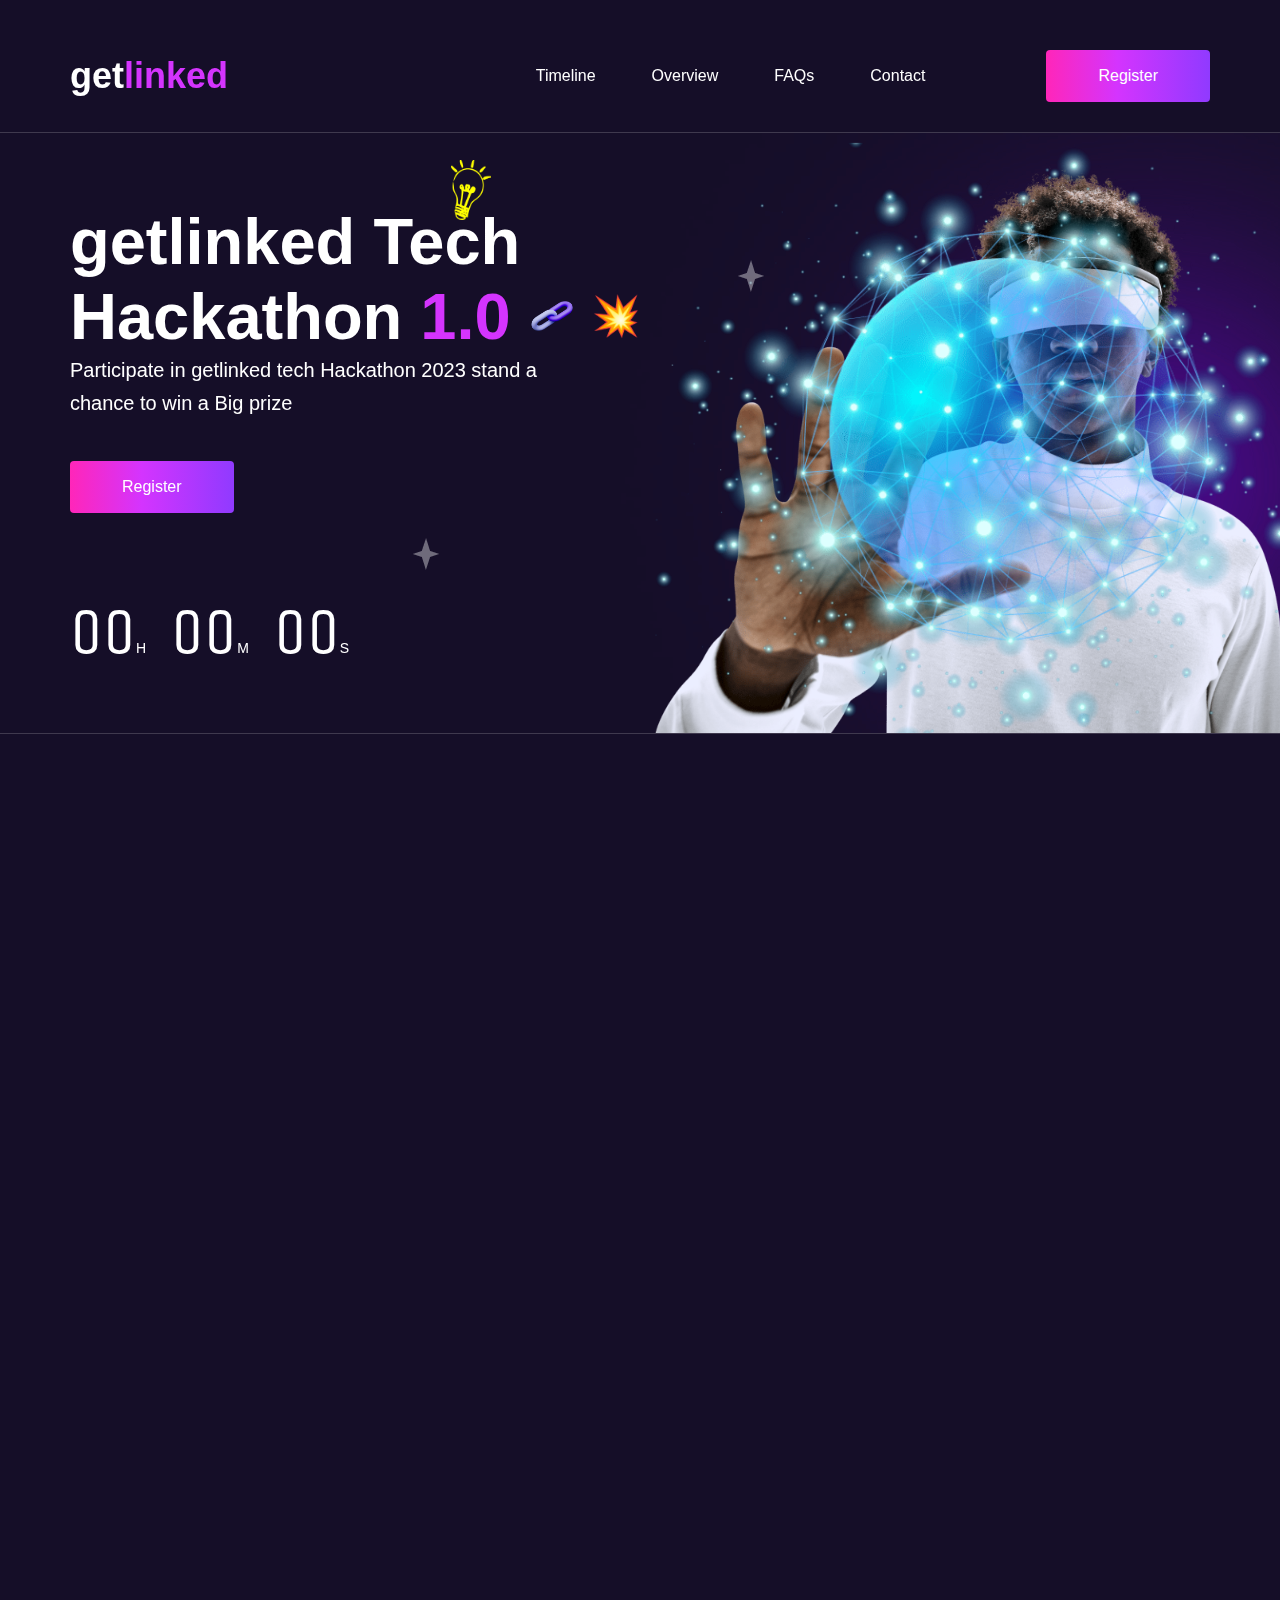
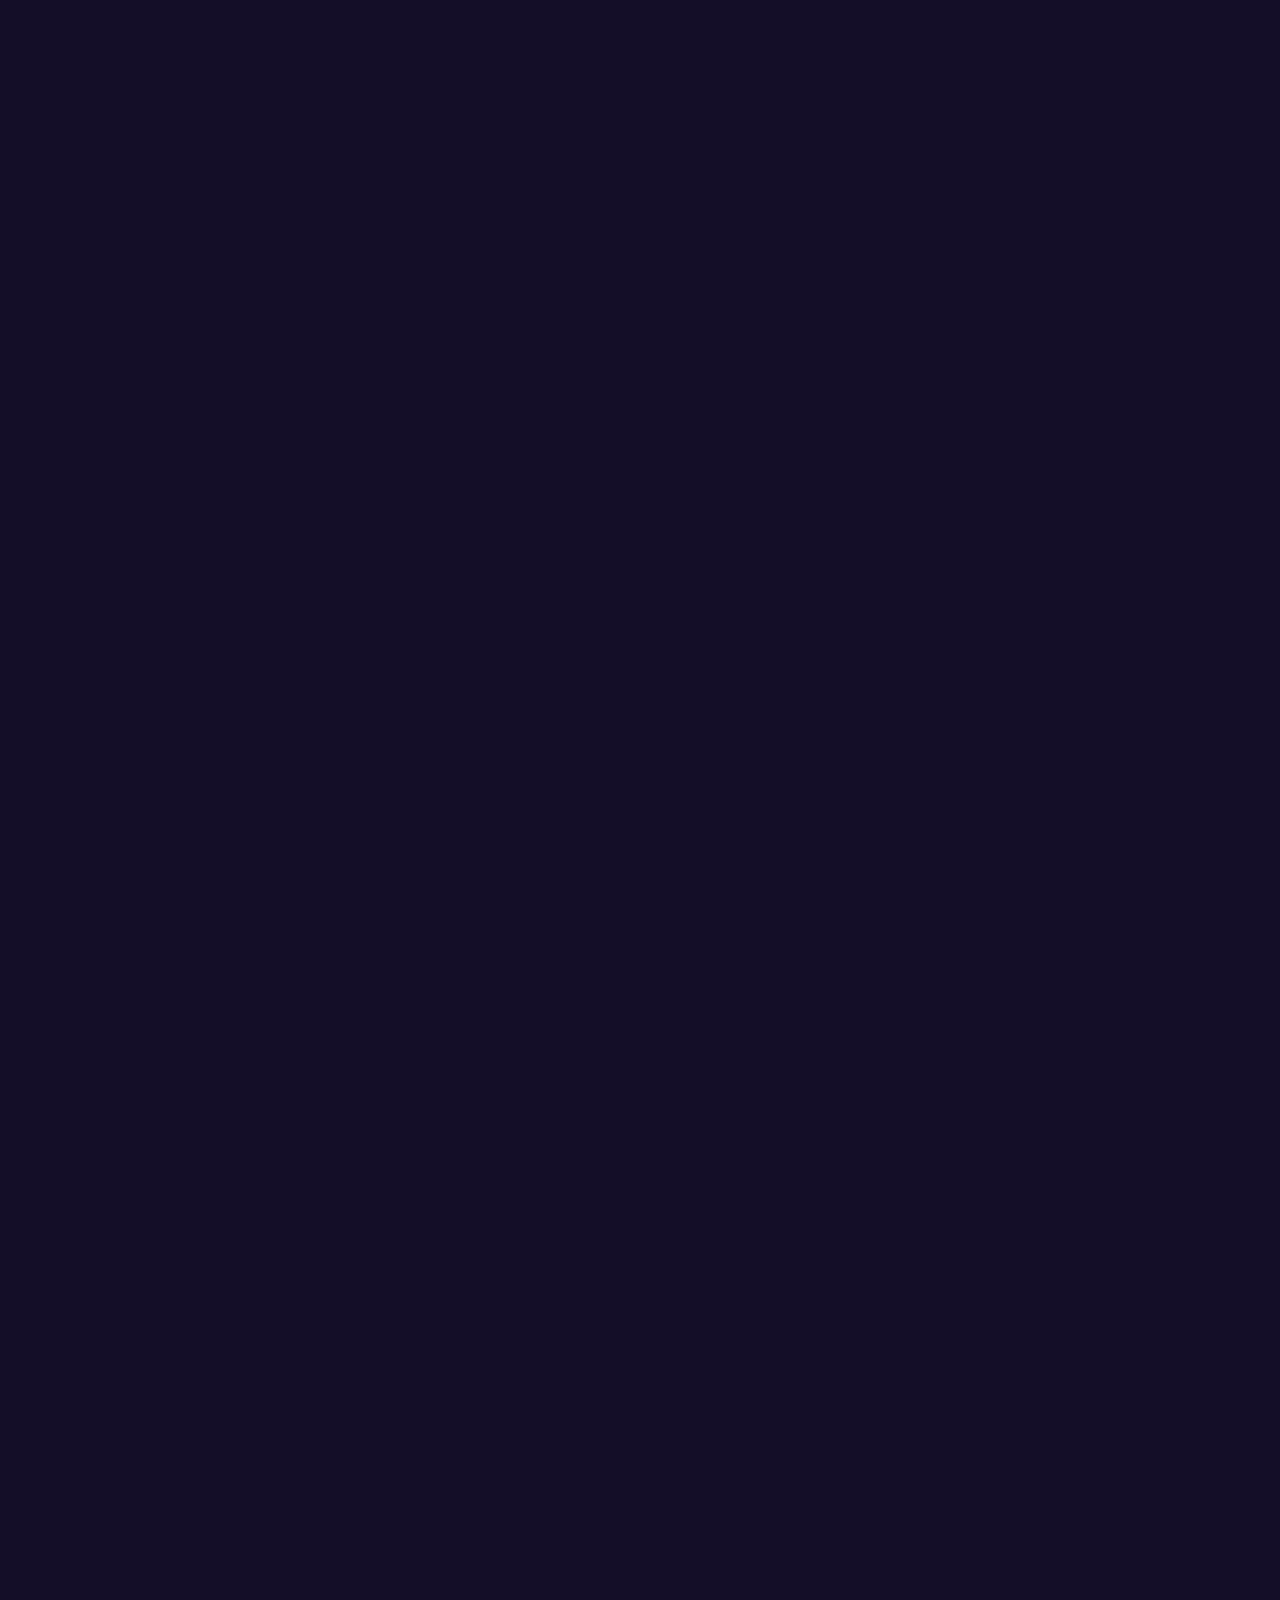
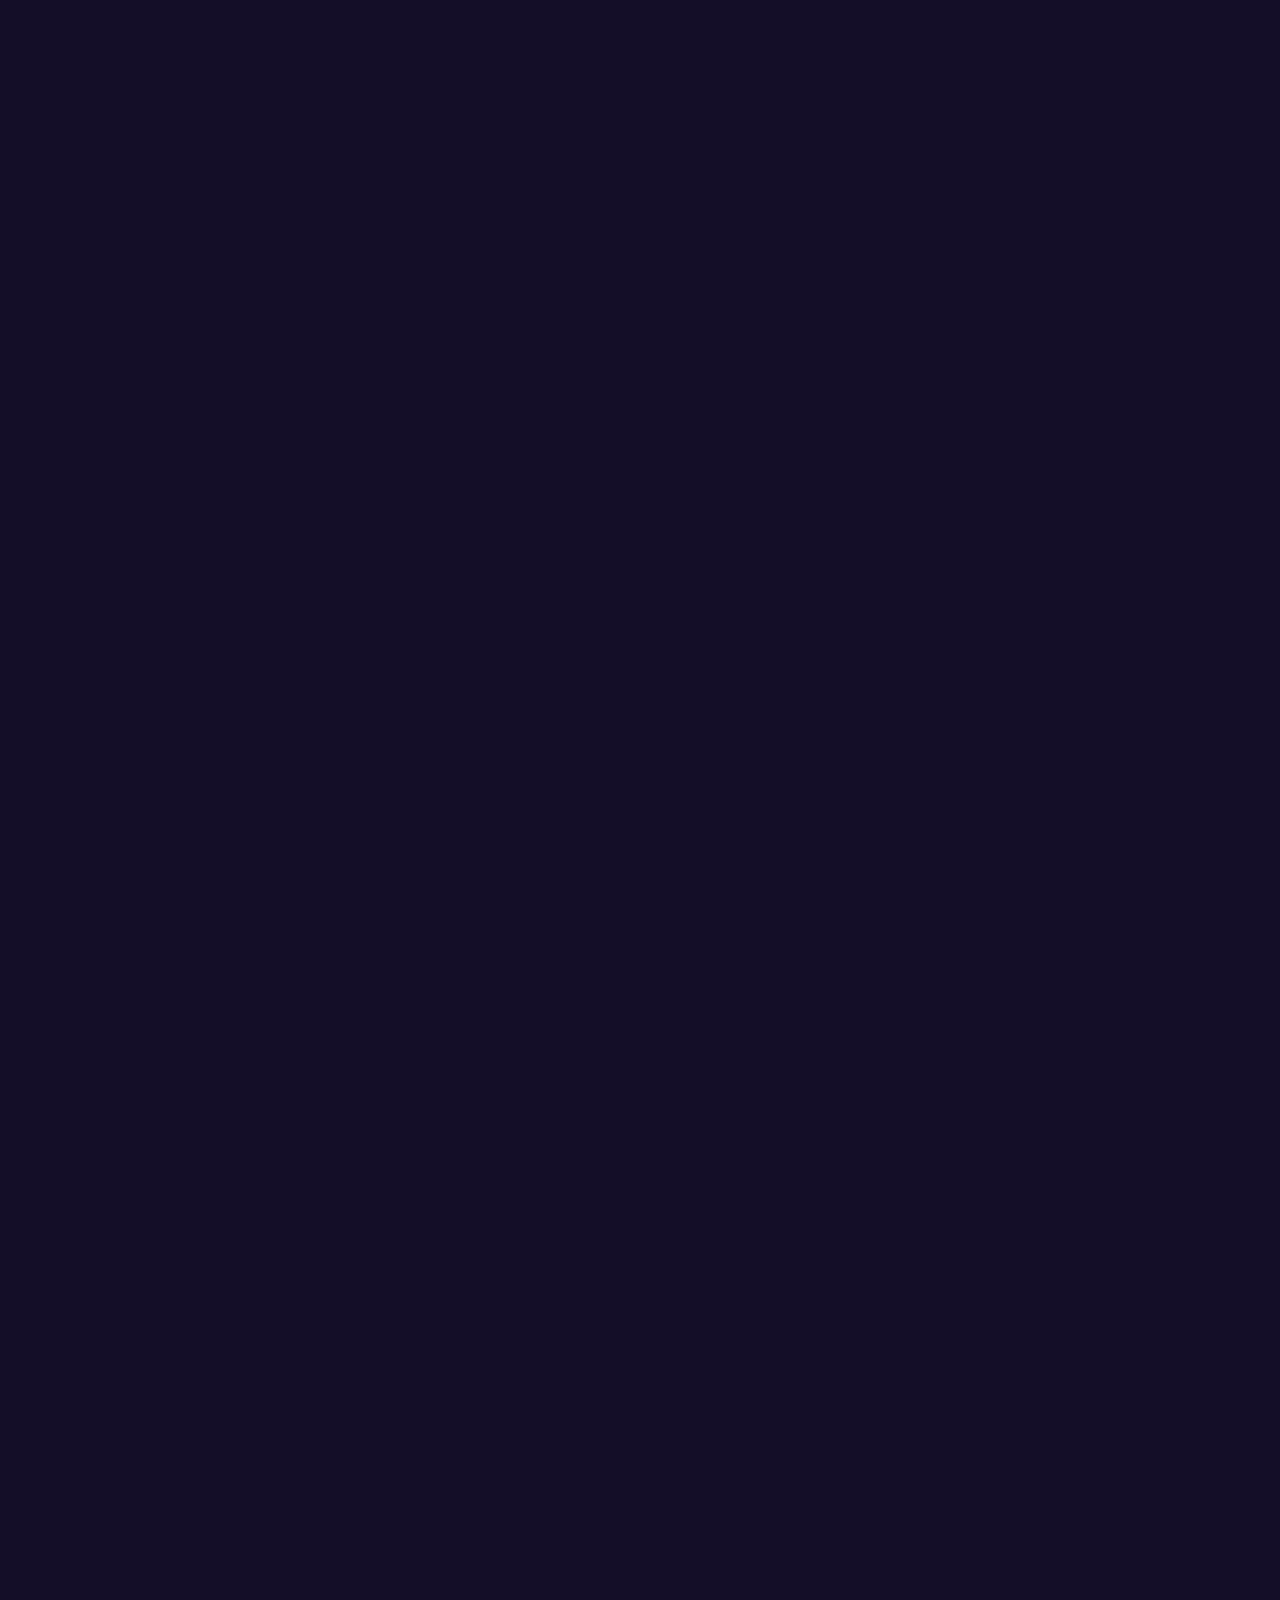
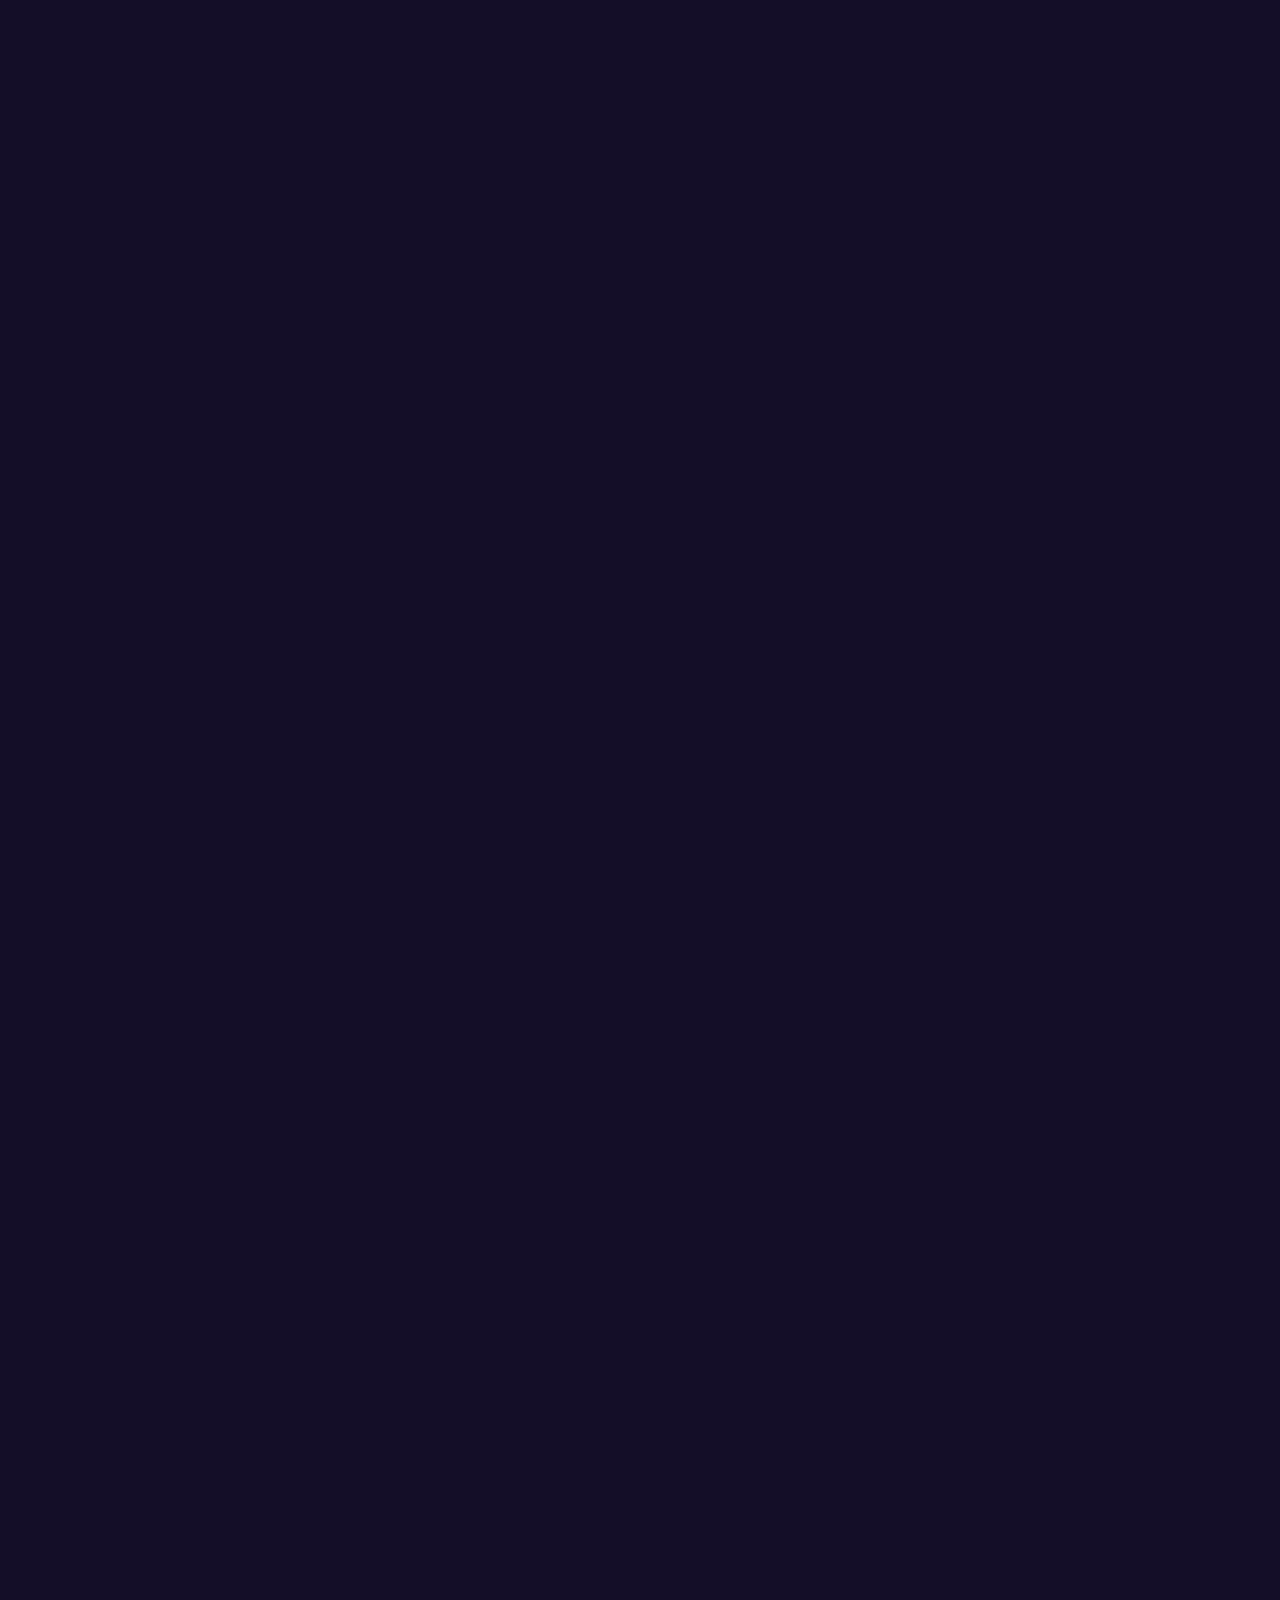
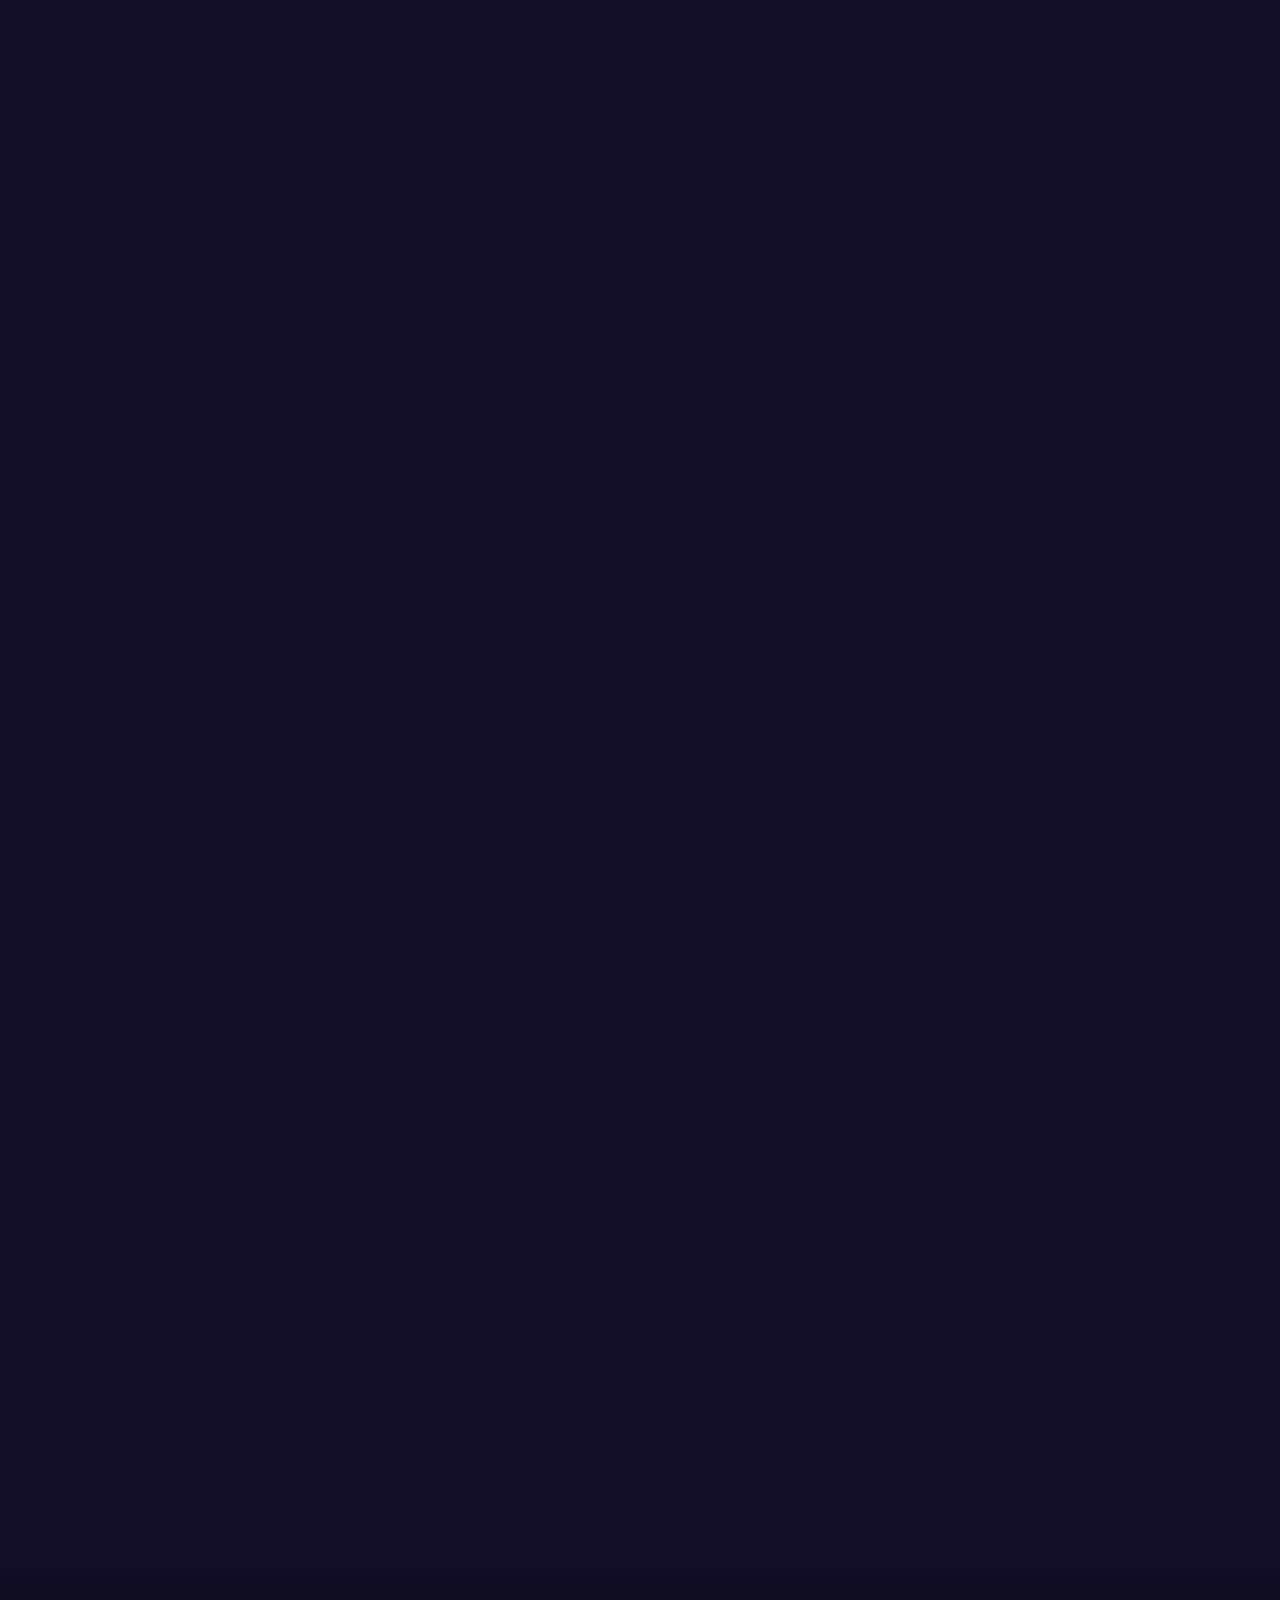
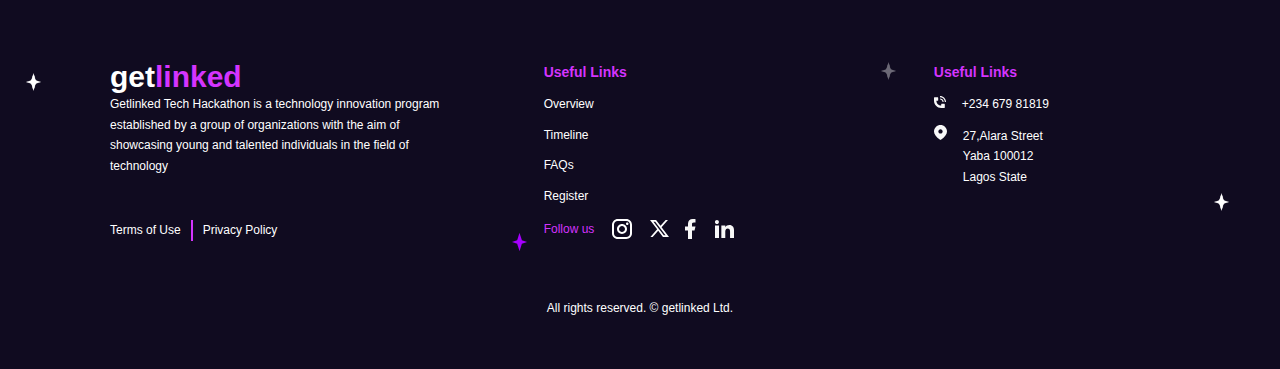
<file: index.html>
<!DOCTYPE html>
<html lang="en">
  <head>
    <meta charset="UTF-8" />
    <meta name="viewport" content="width=device-width, initial-scale=1.0" />
    <meta
      name="description"
      content="  Participate in getlinked tech Hackathon 2023 stand a chance to win
    a Big prize"
    />
    <link
      href="https://api.fontshare.com/v2/css?f[]=clash-display@200,400,700,500,600,300&f[]=montserrat@500,900,700,400,800,300,600&display=swap"
      rel="stylesheet"
    />

    <title>GetLinked | Landing Page</title>
    <link rel="stylesheet" href="css/general.css" />
    <link rel="stylesheet" href="css/style.css" />
    <link rel="stylesheet" href="css/utilities.css" />
    <link rel="stylesheet" href="css/styles-queries.css" />
    <link rel="stylesheet" href="css/queries.css" />
    <script src="script/index-script.js" defer></script>
    <script src="script/script.js" defer></script>
  </head>
  <body>
    <div class="container">
      <header class="header">
        <div class="header__box">
          <a href="#" class="header__logo__link">
            <h2 class="header__logo">get<span>linked</span></h2>
          </a>
          <nav class="main__nav">
            <ul class="nav__links">
              <li>
                <a href="#timeline" class="nav__link nav__link__i">Timeline</a>
              </li>
              <li>
                <a href="#overview" class="nav__link nav__link__i">Overview</a>
              </li>
              <li><a href="#faq" class="nav__link nav__link__i">FAQs</a></li>
              <li><a href="contact.html" class="nav__link">Contact</a></li>
              <li>
                <a href="register.html" class="nav__link nav__link__cta"
                  >Register</a
                >
              </li>
            </ul>
          </nav>
          <div class="btn-mobile-nav">
            <img
              src="assets/icons/open-nav.svg"
              alt="open-nav"
              class="open-nav"
            />
            <img
              src="assets/icons/close-nav.svg"
              alt="close-nav"
              class="close-nav"
            />
          </div>
          <img
            src="assets/images/purple-lens-flare-png-min.png"
            alt="purple-lens-flare-png"
            class="purple__flare flare"
          />
        </div>

        <section class="hero__section grid__2x2" id="overview">
          <p class="hero__img__text">
            <span class="typewriter-text">
              Igniting a Revolution in HR Innovation
            </span>
            <span class="span"
              ><img src="assets/icons/underline.svg" alt="underline"
            /></span>
          </p>
          <div class="hero__text__box">
            <h1 class="primary__heading">
              getlinked Tech Hackathon <span>1.0</span>
              <img
                src="assets/images/chain-93651167621444.png"
                alt="chain img"
              />
              <img
                src="assets/images/boom.png"
                alt="boom"
                class="hero__boom__img full-width"
              />
            </h1>
            <p class="hero__text">
              Participate in getlinked tech Hackathon 2023 stand a chance to win
              a Big prize
            </p>
            <a href="register.html" class="hero__cta cta">Register</a>
            <div class="countdown__box">
              <p class="countdown">00 <span>H</span></p>
              <p class="countdown">00 <span>M</span></p>
              <p class="countdown">00 <span>S</span></p>
            </div>
            <img
              src="assets/images/creative-1.png"
              alt="creative icon"
              class="hero__text__img"
            />
            <img
              src="assets/images/white-star.png"
              alt="star 1"
              class="star star-1"
            />
            <img
              src="assets/images/dark-star.png"
              alt="star 3"
              class="star star-3"
            />
          </div>
          <div class="hero__img__box">
            <img
              class="hero__img__1 full-width"
              src="assets/images/man-wearing-smart-glasses-touching-virtual-screen-1-min.png"
              alt="man-wearing-smart-glasses-touching-virtual-screen-1"
            />
            <img
              src="assets/images/science-min.png"
              alt="science"
              class="hero__img__2 full-width"
            />
            <img
              src="assets/images/purple-lens-flare-png-2-min.png"
              alt="purple__flare-2"
              class="purple__flare-2 flare"
            />
            <img
              src="assets/images/dark-star.png"
              alt="star 2"
              class="star star-2"
            />
          </div>
        </section>
      </header>

      <main class="main">
        <section class="introduction__section grid__2x2">
          <div class="intro__img__box">
            <img
              src="assets/images/the-big-idea-1-min.png"
              alt="the-big-idea-1"
              class="intro__img full-width"
            />
            <img
              src="assets/images/star-pu.png"
              alt="star 5"
              class="star star-5"
            />
            <img
              src="assets/images/curved-arrow.png"
              alt="curved arrow"
              class="arrow-1"
            />
          </div>
          <div class="intro__text__box">
            <h2 class="secondary__heading">
              Introduction to getlinked
              <span class="heading__span"> techHackathon 1.0 </span>
            </h2>
            <p class="intro__text">
              Our tech hackathon is a melting pot of visionaries, and its
              purpose is as clear as day: to shape the future. Whether you're a
              coding genius, a design maverick, or a concept wizard, you'll have
              the chance to transform your ideas into reality. Solving
              real-world problems, pushing the boundaries of technology, and
              creating solutions that can change the world, that's what we're
              all about!
            </p>
            <img
              src="assets/images/star-pu.png"
              alt="star 4"
              class="star-4 star"
            />
          </div>
        </section>
        <section class="rules__section grid__2x2">
          <div class="rules__text__box">
            <h2 class="secondary__heading">
              Rules and <span class="heading__span"> Guidelines</span>
            </h2>
            <p class="rules__text">
              Our tech hackathon is a melting pot of visionaries, and its
              purpose is as clear as day: to shape the future. Whether you're a
              coding genius, a design maverick, or a concept wizard, you'll have
              the chance to transform your ideas into reality. Solving
              real-world problems, pushing the boundaries of technology, and
              creating solutions that can change the world, that's what we're
              all about!
            </p>
            <img
              src="assets/images/dark-star.png"
              alt="star 6"
              class="star star-6"
            />
            <img
              src="assets/images/white-star.png"
              alt="star 7"
              class="star star-7"
            />
            <img
              src="assets/images/purple-lens-flare-png-min.png"
              alt="purple__flare-3"
              class="purple__flare-3 flare"
            />
          </div>
          <div class="rules__img__box">
            <img
              src="assets/images/rules-min.png"
              alt="rules img"
              class="rules__img full-width"
            />
            <img
              src="assets/images/purple-lens-flare-png-min.png"
              alt="purple__flare-4"
              class="purple__flare-4 flare"
            />
          </div>
        </section>
        <section class="judging__section grid__2x2">
          <div class="judging__img__box">
            <img
              src="assets/images/judging-min.png"
              alt="judging img"
              class="judging__img full-width"
            />
            <img
              src="assets/images/judging-purple-lens-flare-png-min.png"
              alt="purple__flare-5"
              class="purple__flare-5 flare"
            />
            <img
              src="assets/images/star-pu.png"
              alt="star 8"
              class="star star-8"
            />
            <img
              src="assets/images/white-star.png"
              alt="star 9"
              class="star star-9"
            />
            <img
              src="assets/images/dark-star.png"
              alt="star 10"
              class="star star-10"
            />
          </div>
          <div class="judging__text__box">
            <h2 class="secondary__heading">
              Judging Criteria
              <span class="heading__span"> Key attributes</span>
            </h2>
            <p class="judging__text">
              <span>Innovation and Creativity </span>: Evaluate the uniqueness
              and creativity of the solution. Consider whether it addresses a
              real-world problem in a novel way or introduces innovative
              features.
            </p>
            <p class="judging__text">
              <span>Functionality </span>: Assess how well the solution works.
              Does it perform its intended functions effectively and without
              major issues? Judges would consider the completeness and
              robustness of the solution.
            </p>
            <p class="judging__text">
              <span>Impact and Relevance </span>: Determine the potential impact
              of the solution in the real world. Does it address a significant
              problem, and is it relevant to the target audience? Judges would
              assess the potential social, economic, or environmental benefits.
            </p>
            <p class="judging__text">
              <span>Technical Complexity </span>: Evaluate the technical
              sophistication of the solution. Judges would consider the
              complexity of the code, the use of advanced technologies or
              algorithms, and the scalability of the solution.
            </p>
            <p class="judging__text">
              <span>Adherence to Hackathon Rules </span>:Judges will Ensure that
              the team adhered to the rules and guidelines of the hackathon,
              including deadlines, use of specific technologies or APIs, and any
              other competition-specific requirements.
            </p>
            <a href="register.html" class="judging__cta cta">Read More</a>
          </div>
        </section>
        <section class="faq__section grid__2x2" id="faq">
          <div class="faq__text__box">
            <h2 class="secondary__heading">
              Frequently Ask <span class="heading__span">Question</span>
            </h2>
            <p class="faq__text">
              We got answers to the questions that you might want to ask about
              <span> getlinked Hackathon 1.0</span>
            </p>
            <div class="faqs">
              <p class="faq">
                Can I work on a project I started before the hackathon?
                <span>+</span>
              </p>
              <p class="faq">
                What happens if I need help during the hackathon?
                <span>+</span>
              </p>
              <p class="faq">
                What happens if I don't have an idea for a project?
                <span>+</span>
              </p>
              <p class="faq">
                Can I join a team or do I have to come with one?
                <span>+</span>
              </p>
              <p class="faq">
                What happens after the hackathon ends
                <span>+</span>
              </p>
              <p class="faq">
                Can I work on a project I started before the hackathon?
                <span>+</span>
              </p>
            </div>
            <img
              src="assets/images/star-pu.png"
              alt="star 11"
              class="star star-11"
            />
          </div>
          <div class="faq__img__box">
            <div class="questions">
              <img
                src="assets/images/question.png"
                alt="question"
                class="question"
              />
              <img
                src="assets/images/question-2.png"
                alt="question"
                class="question-2"
              />
              <img
                src="assets/images/question.png"
                alt="question"
                class="question"
              />
            </div>
            <img
              src="assets/images/faq-min.png"
              alt="faq img"
              class="faq__img full-width"
            />
            <img
              src="assets/images/faq-purple-lens-flare-png-min.png"
              alt="purple-flare-6"
              class="purple-flare-6 flare"
            />
            <img
              src="assets/images/star-pu.png"
              alt="star-12"
              class="star star-12"
            />
            <img
              src="assets/images/star-pu.png"
              alt="star-13"
              class="star star-13"
            />
            <img
              src="assets/images/dark-star.png"
              alt="star-14"
              class="star star-14"
            />
            <img
              src="assets/images/white-star.png"
              alt="star-15"
              class="star star-15"
            />
          </div>
        </section>
        <section class="timeline__section" id="timeline">
          <div class="timeline__heading__box">
            <h2 class="secondary__heading">Timeline</h2>
            <p class="timeline__heading__text">
              Here is the breakdown of the time we anticipate using for the
              upcoming event.
            </p>
          </div>

          <div class="timeline__text__box">
            <div class="timeline__boxes">
              <div class="timeline__box-l">
                <h3 class="timeline__text__heading-r">
                  Hackathon Announcement
                </h3>
                <p class="timeline__text">
                  The getlinked tech hackathon 1.0 is formally announced to the
                  general public and teams begin to get ready to register
                </p>
              </div>
              <p class="timeline__number">1</p>
              <h3 class="timeline__text__heading-l">November 18, 2023</h3>
            </div>
            <div class="timeline__boxes">
              <h3 class="timeline__text__heading-r">November 18, 2023</h3>
              <p class="timeline__number">2</p>

              <div class="timeline__box-r">
                <h3 class="timeline__text__heading-l">
                  Teams Registration begins
                </h3>
                <p class="timeline__text">
                  Interested teams can now show their interest in the getlinked
                  tech hackathon 1.0 2023 by proceeding to register
                </p>
              </div>
            </div>
            <div class="timeline__boxes">
              <div class="timeline__box-l">
                <h3 class="timeline__text__heading-r">
                  Teams Registration ends
                </h3>
                <p class="timeline__text">
                  Interested Participants are no longer Allowed to register
                </p>
              </div>
              <p class="timeline__number">3</p>
              <h3 class="timeline__text__heading-l">November 18, 2023</h3>
            </div>
            <div class="timeline__boxes">
              <h3 class="timeline__text__heading-r">November 18, 2023</h3>
              <p class="timeline__number">4</p>

              <div class="timeline__box-r">
                <h3 class="timeline__text__heading-l">
                  Announcement of the accepted teams and ideas
                </h3>
                <p class="timeline__text">
                  All teams whom idea has been accepted into getlinked tech
                  hackathon 1.0 2023 are formally announced
                </p>
              </div>
            </div>
            <div class="timeline__boxes">
              <div class="timeline__box-l">
                <h3 class="timeline__text__heading-r">
                  Getlinked Hackathon 1.0 Officially Begins
                </h3>
                <p class="timeline__text">
                  Accepted teams can now proceed to build their ground breaking
                  skill driven solutions
                </p>
              </div>
              <p class="timeline__number">5</p>
              <h3 class="timeline__text__heading-l">November 18, 2023</h3>
            </div>
            <div class="timeline__boxes">
              <h3 class="timeline__text__heading-r">November 18, 2023</h3>
              <p class="timeline__number">6</p>

              <div class="timeline__box-r">
                <h3 class="timeline__text__heading-l">Demo Day</h3>
                <p class="timeline__text">
                  Teams get the opportunity to pitch their projects to judges.
                  The winner of the hackathon will also be announced on this day
                </p>
              </div>
            </div>
            <div class="vertical__line"></div>
          </div>
        </section>
        <section class="prizes__section grid__2x2">
          <div class="prizes__img__box">
            <img
              src="assets/images/prizes-min.png"
              alt="prizes img"
              class="prizes__img full-width"
            />
            <img
              src="assets/images/star-pu.png"
              alt="star 16"
              class="star star-16"
            />
            <img
              src="assets/images/white-star.png"
              alt="star 17"
              class="star star-17"
            />
          </div>
          <div class="prizes__text__box">
            <div class="prize__heading__box">
              <h2 class="secondary__heading">
                Prizes and <span class="heading__span">Rewards</span>
              </h2>
              <p class="prizes__text">
                Highlight of the prizes or rewards for winners and for
                participants.
              </p>
            </div>
            <div class="prize__winner__boxes">
              <div class="prize__winner__box">
                <img
                  src="assets/images/silver-medal-1-min.png"
                  alt="silver-medal-1"
                  class="prize__winner__img"
                />
                <h3 class="prize__winner__position">2nd</h3>
                <p class="prize__winner__title">Runner</p>
                <p class="prize__winner__money">N300,000</p>
              </div>
              <div class="prize__winner__box">
                <img
                  src="assets/images/gold-medal-1-min.png"
                  alt="gold-medal-1"
                  class="prize__winner__img-2"
                />
                <h3 class="prize__winner__position">1st</h3>
                <p class="prize__winner__title">Runner</p>
                <p class="prize__winner__money-2">N400,000</p>
              </div>
              <div class="prize__winner__box">
                <img
                  src="assets/images/bronze-medal-1-min.png"
                  alt="bronze-medal-1"
                  class="prize__winner__img"
                />
                <h3 class="prize__winner__position">3rd</h3>
                <p class="prize__winner__title">Runner</p>
                <p class="prize__winner__money">N150,000</p>
              </div>
            </div>
            <img
              src="assets/images/star-pu.png"
              alt="star 18"
              class="star star-18"
            />
            <img
              src="assets/images/white-star.png"
              alt="star 19"
              class="star star-19"
            />
            <img
              src="assets/images/white-star.png"
              alt="star 20"
              class="star star-20"
            />
            <img
              src="assets/images/dark-star.png"
              alt="star 21"
              class="star star-21"
            />
          </div>
          <img
            src="assets/images/prizes-overlay.png"
            alt="prize overlay"
            class="prize__flare flare"
          />
          <img
            src="assets/images/purple-lens-flare-png-2-min.png"
            alt="prizes flare"
            class="flare prizes__flare-1"
          />
          <img
            src="assets/images/purple-lens-flare-png-2-min.png"
            alt="prizes flare"
            class="flare prizes__flare-2"
          />
        </section>
        <section class="partners__section">
          <div class="partners__heading__box">
            <h2 class="secondary__heading">Partners and Sponsors</h2>
            <p class="partners__text">
              Getlinked Hackathon 1.0 is honored to have the following major
              companies as its partners and sponsors
            </p>
          </div>
          <div class="partners__logo__boxes">
            <div class="partners__logo__box partners__logo__box-1">
              <img
                src="assets/images/liberty-company-logo-white-colour.png"
                alt="liberty-company-logo-white-colour"
                class="partners__logo__img"
              />
            </div>
            <div class="partners__logo__box partners__logo__box-2">
              <img
                src="assets/images/liberty-company-logo-white.png"
                alt="liberty-company-logo-white"
                class="partners__logo__img"
              />
              <img
                src="assets/images/star-pu.png"
                alt="star 23"
                class="star star-23"
              />
            </div>
            <div class="partners__logo__box partners__logo__box-3">
              <img
                src="assets/images/winwise-logo-white-colour-1.png"
                alt="winwise-logo-white-colour-1"
                class="partners__logo__img"
              />
            </div>
            <div class="partners__logo__box partners__logo__box-4">
              <img
                src="assets/images/wisper-logo-white.png"
                alt="wisper-logo-white"
                class="partners__logo__img"
              />
            </div>
            <div class="partners__logo__box partners__logo__box-5">
              <p class="partners__logo__text">Pay<span>box</span></p>
            </div>
            <div class="partners__logo__text__box partners__logo__box-6">
              <span class="partners__logo__span__2">Vuzual</span>
              <p class="partners__logo__text__2">
                Plus <span>Design Studios</span>
              </p>
            </div>

            <img
              src="assets/images/star-pu.png"
              alt="star 22"
              class="star star-22"
            />
            <img
              src="assets/images/white-star.png"
              alt="star 24"
              class="star star-24"
            />
          </div>
          <img
            src="assets/images/faq-purple-lens-flare-png-min.png"
            alt="prizes flare 1"
            class="partners__flare-1 flare"
          />
          <img
            src="assets/images/faq-purple-lens-flare-png-min.png"
            alt="prizes flare 2"
            class="partners__flare-2 flare"
          />
        </section>
        <section class="privacy__section grid__2x2">
          <div class="privacy__text__box">
            <div class="privacy__heading__box">
              <h2 class="secondary__heading">
                Privacy Policy and <span class="heading__span"> Terms </span>
              </h2>
              <p class="privacy__heading__text">
                Last updated on September 12, 2023
              </p>
              <p class="privacy__heading__additional__text">
                Below are our privacy & policy, which outline a lot of goodies.
                it’s our aim to always take of our participant
              </p>
            </div>
            <div class="privacy__box">
              <p class="privacy__box__text">
                At getlinked tech Hackathon 1.0, we value your privacy and are
                committed to protecting your personal information. This Privacy
                Policy outlines how we collect, use, disclose, and safeguard
                your data when you participate in our tech hackathon event. By
                participating in our event, you consent to the practices
                described in this policy.
              </p>
              <h3 class="privacy__license__heading">Licensing Policy</h3>
              <p class="privacy__license__heading__text">
                Here are terms of our Standard License:
              </p>
              <ul class="privacy__license__box">
                <li class="privacy__license__text">
                  <img
                    src="assets/icons/check.svg"
                    alt="check__icon"
                    class="check"
                  />

                  The Standard License grants you a non-exclusive right to
                  navigate and register for our event
                </li>
                <li class="privacy__license__text">
                  <img
                    src="assets/icons/check.svg"
                    alt="check__icon"
                    class="check"
                  />
                  You are licensed to use the item available at any free source
                  sites, for your project development
                </li>
              </ul>
              <div class="privacy__cta__box">
                <a href="register.html" class="privacy__cta cta">Read More</a>
              </div>
            </div>
          </div>
          <div class="privacy__img__box">
            <img
              src="assets/icons/privacy.svg"
              alt="privacy img"
              class="privacy__img__1 full-width"
            />
            <img
              src="assets/images/privacy-min.png"
              alt="privacy img"
              class="privacy__img__2 full-width"
            />
            <img
              src="assets/images/white-star.png"
              alt="star 25"
              class="star star-25"
            />
            <img
              src="assets/images/white-star.png"
              alt="star 26"
              class="star star-26"
            />
            <img
              src="assets/images/star-pu.png"
              alt="star 27"
              class="star star-27"
            />
            <img
              src="assets/images/dark-star.png"
              alt="star 28"
              class="star star-28"
            />
          </div>
          <img
            src="assets/images/faq-purple-lens-flare-png-min.png"
            alt="privacy flare"
            class="privacy__flare flare"
          />
        </section>
      </main>
      <footer class="footer">
        <div class="footer__container">
          <div class="footer__heading__box">
            <h2 class="footer__heading">get<span>linked</span></h2>
            <p class="footer__heading__text">
              Getlinked Tech Hackathon is a technology innovation program
              established by a group of organizations with the aim of showcasing
              young and talented individuals in the field of technology
            </p>
            <p class="footer__privacy__text">
              Terms of Use <span></span> Privacy Policy
            </p>
          </div>
          <ul class="footer__links">
            <h3 class="footer__link__heading">Useful Links</h3>
            <li><a href="#overview" class="footer__link">Overview</a></li>
            <li><a href="#timeline" class="footer__link">Timeline</a></li>
            <li><a href="#faq" class="footer__link">FAQs</a></li>
            <li><a href="register.html" class="footer__link">Register</a></li>
            <div class="footer__social__box">
              <p class="footer__social__text">Follow us</p>
              <img
                src="assets/icons/instagram.svg"
                alt="instagram"
                class="footer__social__img"
              />
              <img
                src="assets/icons/twitter.svg"
                alt="twitter"
                class="footer__social__img"
              />
              <img
                src="assets/icons/facebook.svg"
                alt="facebook"
                class="footer__social__img"
              />
              <img
                src="assets/icons/linkedin.svg"
                alt="linkedin"
                class="footer__social__img"
              />
            </div>
          </ul>
          <ul class="footer__links">
            <h3 class="footer__link__heading">Useful Links</h3>

            <li>
              <img
                src="assets/icons/phone.svg"
                alt="phone"
                class="footer__link__img"
              />
              <a href="#" class="footer__link"> +234 679 81819 </a>
            </li>
            <li>
              <img
                src="assets/icons/location.svg"
                alt="location"
                class="footer__link__img"
              />
              <a href="#" class="footer__link footer__link__address"
                >27,Alara Street Yaba 100012 Lagos State</a
              >
            </li>
          </ul>
        </div>
        <img
          src="assets/images/white-star.png"
          alt="star 29"
          class="star star-29"
        />
        <img
          src="assets/images/star-pu.png"
          alt="star 30"
          class="star star-30"
        />
        <img
          src="assets/images/dark-star.png"
          alt="star 31"
          class="star star-31"
        />
        <img
          src="assets/images/white-star.png"
          alt="star 32"
          class="star star-32"
        />
        <p class="final__text">All rights reserved. © getlinked Ltd.</p>
      </footer>
    </div>
  </body>
</html>
</file>
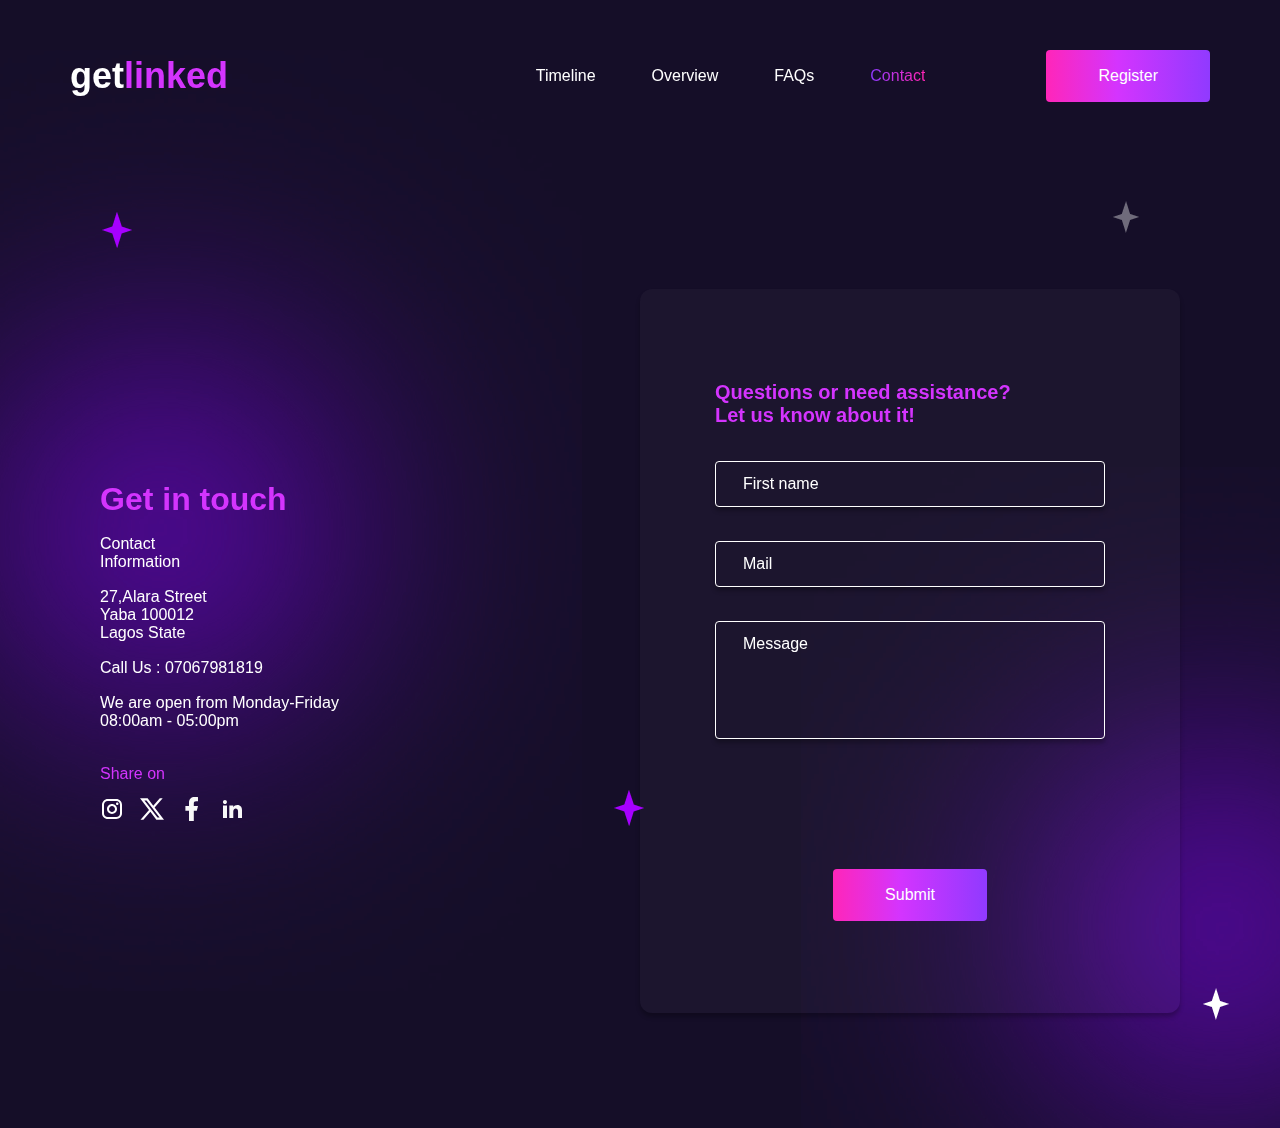
<file: contact.html>
<!DOCTYPE html>
<html lang="en">
  <head>
    <meta charset="UTF-8" />
    <meta name="viewport" content="width=device-width, initial-scale=1.0" />

    <link
      href="https://api.fontshare.com/v2/css?f[]=clash-display@200,400,700,500,600,300&f[]=montserrat@500,900,700,400,800,300,600&display=swap"
      rel="stylesheet"
    />

    <title>GetLinked | Contact Page</title>

    <link rel="stylesheet" href="css/general.css" />
    <link rel="stylesheet" href="css/contact.css" />
    <link rel="stylesheet" href="css/utilities.css" />
    <link rel="stylesheet" href="css/queries.css" />
    <link rel="stylesheet" href="css/contact-queries.css" />
    <script src="script/contact-script.js" defer></script>
    <script src="script/script.js" defer></script>
  </head>
  <body>
    <div class="container">
      <header class="header">
        <div class="header__box">
          <a href="index.html" class="header__logo__link">
            <h2 class="header__logo">get<span>linked</span></h2>
          </a>
          <nav class="main__nav">
            <ul class="nav__links">
              <li><a href="#" class="nav__link">Timeline</a></li>
              <li><a href="#" class="nav__link">Overview</a></li>
              <li><a href="#" class="nav__link">FAQs</a></li>
              <li>
                <a href="#" class="nav__link contact__active">Contact</a>
              </li>
              <li>
                <a href="register.html" class="nav__link nav__link__cta"
                  >Register</a
                >
              </li>
            </ul>
          </nav>
          <div class="btn-mobile-nav">
            <img
              src="assets/icons/open-nav.svg"
              alt="open-nav"
              class="open-nav"
            />
            <img
              src="assets/icons/close-nav.svg"
              alt="close-nav"
              class="close-nav"
            />
          </div>
        </div>
        <section class="contact__section grid__2x2">
          <div class="contact__text__box">
            <h2 class="contact__heading">Get in touch</h2>
            <p class="contact__info contact__text">Contact Information</p>
            <p class="contact__address contact__text">
              27,Alara Street Yaba 100012 Lagos State
            </p>
            <p class="contact__tel contact__text">
              Call Us :
              <a href="tel:07067981819" class="contact__tel__link"
                >07067981819</a
              >
            </p>
            <p class="contact__open__hour contact__text">
              We are open from Monday-Friday 08:00am - 05:00pm
            </p>
            <div class="contact__social__box">
              <p class="contact__social__text contact__text">Share on</p>
              <div class="contact__socials">
                <img
                  src="assets/icons/instagram.svg"
                  alt="instagram"
                  class="contact__social__img"
                /><img
                  src="assets/icons/twitter.svg"
                  alt="twitter"
                  class="contact__social__img"
                /><img
                  src="assets/icons/facebook.svg"
                  alt="facebook"
                  class="contact__social__img"
                /><img
                  src="assets/icons/linkedin.svg"
                  alt="linkedin"
                  class="contact__social__img"
                />
              </div>
            </div>
          </div>
          <form action="" class="form">
            <h2 class="form__heading">
              Questions or need assistance? <span>Let us know about it!</span>
            </h2>
            <p class="form__text">
              Email us below to any question related to our event
            </p>
            <input
              type="text"
              class="name input"
              name="name"
              placeholder="First name"
            />
            <input
              type="email"
              name="email"
              class="email input"
              placeholder="Mail"
            />
            <textarea
              name="message"
              class="message input"
              cols="40"
              rows="5"
              placeholder="Message"
            ></textarea>
            <p class="error__text">Fill in all fields</p>
            <button class="form__cta__box">
              <p href="#" class="form__cta">Submit</p>
            </button>
          </form>
        </section>
        <img
          src="assets/images/faq-purple-lens-flare-png.png"
          alt="purple-lens-flare-png"
          class="contact__flare-1 flare"
        />
        <img
          src="assets/images/faq-purple-lens-flare-png.png"
          alt="purple-lens-flare-png"
          class="contact__flare-2 flare"
        />
        <img
          src="assets/images/star-pu.png"
          alt="star 38"
          class="star star-38"
        />
        <img
          src="assets/images/star-pu.png"
          alt="star 39"
          class="star star-39"
        />
        <img
          src="assets/images/dark-star.png"
          alt="star 40"
          class="star star-40"
        />

        <img
          src="assets/images/white-star.png"
          alt="star 41"
          class="star star-41"
        />
      </header>
    </div>
  </body>
</html>
</file>
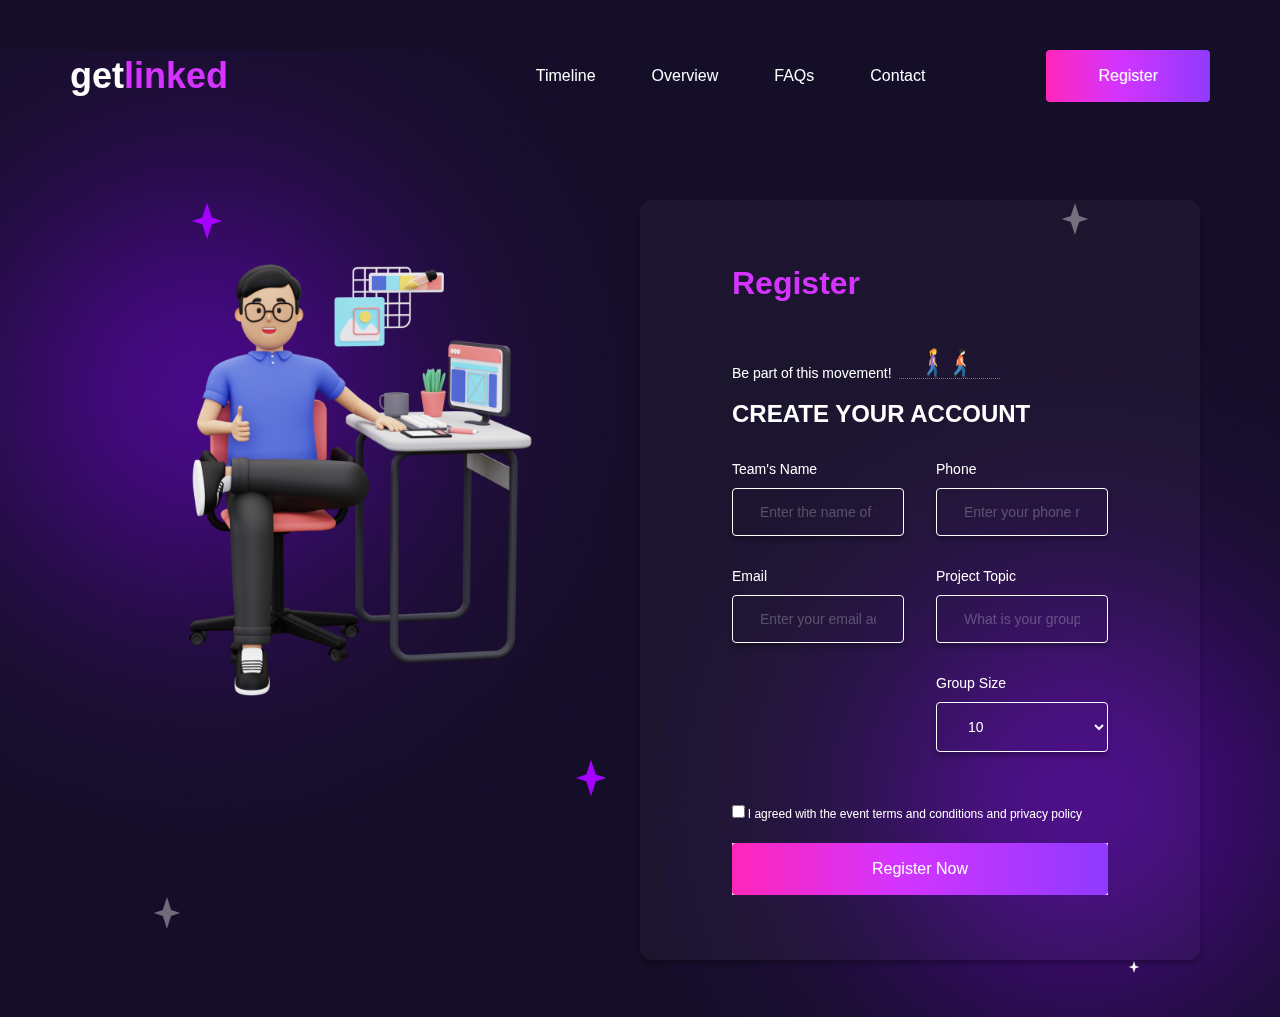
<file: register.html>
<!DOCTYPE html>
<html lang="en">
  <head>
    <meta charset="UTF-8" />
    <meta name="viewport" content="width=device-width, initial-scale=1.0" />
    <link
      href="https://api.fontshare.com/v2/css?f[]=clash-display@200,400,700,500,600,300&f[]=montserrat@500,900,700,400,800,300,600&display=swap"
      rel="stylesheet"
    />

    <title>GetLinked | Register Page</title>

    <link rel="stylesheet" href="css/general.css" />
    <link rel="stylesheet" href="css/register.css" />
    <link rel="stylesheet" href="css/utilities.css" />
    <link rel="stylesheet" href="css/queries.css" />
    <link rel="stylesheet" href="css/register-queries.css" />
    <script src="script/register-script.js" defer></script>
    <script src="script/script.js" defer></script>
  </head>
  <body>
    <div class="container">
      <header class="header">
        <div class="header__box">
          <a href="index.html" class="header__logo__link">
            <h2 class="header__logo">get<span>linked</span></h2>
          </a>
          <nav class="main__nav">
            <ul class="nav__links">
              <li><a href="#" class="nav__link">Timeline</a></li>
              <li><a href="#" class="nav__link">Overview</a></li>
              <li><a href="#" class="nav__link">FAQs</a></li>
              <li>
                <a href="contact.html" class="nav__link contact__active"
                  >Contact</a
                >
              </li>
              <li>
                <a href="#" class="nav__link nav__link__cta register__cta"
                  >Register</a
                >
              </li>
            </ul>
          </nav>
          <div class="btn-mobile-nav">
            <img
              src="assets/icons/open-nav.svg"
              alt="open-nav"
              class="open-nav"
            />
            <img
              src="assets/icons/close-nav.svg"
              alt="close-nav"
              class="close-nav"
            />
          </div>
        </div>
        <section class="register__container grid__2x2">
          <div class="register__img__box">
            <img
              src="assets/images/d-graphic-designer-showing-thumbs-up-png-1.png"
              alt="-graphic-designer-showing-thumbs-up-png-1"
              class="register__img"
            />
          </div>
          <form action="" class="form">
            <h2 class="register__heading">Register</h2>
            <div class="register__text__box">
              <p class="register__text">Be part of this movement!</p>
              <div class="register__text__img__box">
                <img
                  src="assets/images/woman.png"
                  alt="woman"
                  class="register__text__img"
                />
                <img
                  src="assets/images/man.png"
                  alt="man"
                  class="register__text__img"
                />
              </div>
            </div>
            <h2 class="create">Create your account</h2>

            <div class="register__form__box grid__2x2">
              <div class="register__box">
                <label for="team">Team's Name</label>
                <input
                  type="text"
                  name="team name"
                  id="team"
                  class="team input"
                  placeholder="Enter the name of your group"
                />
              </div>
              <div class="register__box">
                <label for="phone">Phone</label>
                <input
                  type="text"
                  name="phone"
                  id="phone"
                  class="phone input"
                  placeholder="Enter your phone number"
                />
              </div>

              <div class="register__box">
                <label for="email">Email</label>
                <input
                  type="email"
                  name="Email"
                  id="email"
                  class="email input"
                  placeholder="Enter your email address"
                />
              </div>
              <div class="register__box">
                <label for="project">Project Topic</label>
                <input
                  type="text"
                  name="project"
                  id="project"
                  class="project input"
                  placeholder="What is your group project topic"
                />
              </div>
              <div class="register__box category__box">
                <!-- <label for="category">Category</label>
                <select id="category" class="category input">
                  <option value="Select your category">
                    Select your category
                  </option>
                  <option value="Select your category">
                    Select your category
                  </option>
                  <option value="Select your category">
                    Select your category
                  </option>
                </select> -->
              </div>
              <div class="register__box group__box">
                <label for="group">Group Size</label>
                <select id="group" class="group input">
                  <option value="10">10</option>
                  <option value="20">20</option>
                  <option value="30">30</option>
                </select>
              </div>
            </div>
            <p class="confirm__text">
              Please review your registration details before submitting
            </p>
            <div class="checkbox__box">
              <input type="checkbox" name="terms" id="terms" class="checkbox" />
              <label for="terms"
                >I agreed with the event terms and conditions and privacy
                policy</label
              >
            </div>
            <button class="submit__box">
              <p class="submit__cta">Register Now</p>
            </button>
          </form>
          <img
            src="assets/images/faq-purple-lens-flare-png.png"
            alt="form flare"
            class="flare form-flare-1"
          />
          <img
            src="assets/images/faq-purple-lens-flare-png.png"
            alt="form flare"
            class="flare form-flare-2"
          />
          <img
            src="assets/images/star-pu.png"
            alt="star 33"
            class="star star-33"
          />
          <img
            src="assets/images/star-pu.png"
            alt="star 34"
            class="star star-34"
          />
          <img
            src="assets/images/dark-star.png"
            alt="star 35"
            class="star star-35"
          />
          <img
            src="assets/images/dark-star.png"
            alt="star 37"
            class="star star-37"
          />
          <img
            src="assets/images/white-star.png"
            alt="star 36"
            class="star star-36"
          />
        </section>
      </header>

      <div class="success__container hidden">
        <div class="success__box">
          <div class="success__img__box">
            <img
              src="assets/images/congratulation.png"
              alt="congratulations"
              class="success__img"
            />
          </div>
          <h3 class="success__heading">
            Congratulations <span>you have successfully Registered</span>
          </h3>
          <p class="success__text">
            Yes, it was easy and you did it!
            <span class="success__text__span">
              check your mail box for next step
              <span
                ><img
                  src="assets/images/wink-emoji-woman-png-1.png"
                  alt="wink"
                  class="success__text__img"
              /></span>
            </span>
          </p>
          <div class="success__cta__box">
            <a href="register.html" class="cta success__cta">Back</a>
          </div>

          <img
            src="assets/images/star-pu.png"
            alt="star 42"
            class="star-42 star"
          />
          <img
            src="assets/images/dark-star.png"
            alt="star 44"
            class="star-44 star"
          />
          <img
            src="assets/images/star-pu.png"
            alt="star 43"
            class="star-43 star"
          />
        </div>
      </div>
      <div class="overlay hidden"></div>
    </div>
  </body>
</html>
</file>
<file: css/general.css>
@import url("https://fonts.googleapis.com/css2?family=Inter&family=Unica+One&family=Voces&display=swap");
@import url("https://fonts.cdnfonts.com/css/typo-hoop-demo");
@import url("https://fonts.cdnfonts.com/css/volkhov");

* {
  margin: 0;
  padding: 0;
  box-sizing: border-box;
}

html {
  font-size: 62.5%;
  overflow-x: hidden;
}

.full-width {
  width: 100%;
}
body {
  font-family: "Clash Display", sans-serif;
  background-color: #150e28;
  color: #fff;
  overflow-x: hidden;
  position: relative;
}

.container {
  padding: 5rem 0 0;
}

.header {
  /* position: relative; */
  overflow-x: hidden;
}

.purple__flare {
  top: -30%;
  right: 0;
}
.header__box {
  display: flex;
  align-items: center;
  justify-content: space-between;
  padding: 0 7rem 3rem;
  border-bottom: 1px solid rgba(255, 255, 255, 0.18);
  overflow-x: hidden;
}

.header__logo__link:link,
.header__logo__link:visited {
  text-decoration: none;
  color: #fff;
}

.header__logo {
  font-size: 3.6rem;
  font-weight: 700;
}

.header__logo span {
  color: #d434fe;
}

.main__nav {
}

.nav__links {
  display: flex;
  align-items: center;
  gap: 5.6rem;
  list-style: none;
}
.nav__link:link,
.nav__link:visited {
  font-family: "Montserrat", sans-serif;
  display: block;
  font-size: 1.6rem;
  font-weight: 400;
  text-decoration: none;
  color: #fff;
  position: relative;
}

.nav__link:link::after,
.nav__link:visited::after {
  content: "";
  position: absolute;
  left: 50%;
  bottom: -15%;
  width: 0;
  height: 0.2rem;
  background-color: #903aff;
  transition: all 0.3s ease-in-out;
  transform: translateX(-50%);
}
.nav__link:hover::after {
  width: 100%;
}
/* .nav__links:hover .nav__link {
  color: #68707da8;
} */

.nav__links:hover .nav__link:hover {
  color: #ebebeb;
}

.nav__link:hover {
}
.nav__link__cta {
  margin-left: 6.5rem;
  background: linear-gradient(
    270deg,
    #903aff 0%,
    #d434fe 56.42%,
    #ff26b9 99.99%,
    #fe34b9 100%
  );
  border-radius: 0.4rem;
  padding: 1.7rem 5.2rem;
}

.nav__link__cta:link::after {
  /* content: ""; */
  position: absolute;
  left: 50%;
  bottom: -15%;
  width: 0;
  height: 0.2rem;
  background-color: #903aff;
  transition: all 0.3s ease-in-out;
  transform: translateX(-50%);
}

.btn-mobile-nav {
  display: none;
  cursor: pointer;
}

.close-nav {
  display: none;
}
</file>
<file: css/style.css>
/********************** HERO SECTION********************** */

.header,
.header__box {
  overflow-x: hidden;
}

.hero__section {
  align-items: center;
  padding: 3rem 4rem 0 7rem;
  border-bottom: 1px solid rgba(255, 255, 255, 0.18);
  overflow: hidden;
}

.hero__text__box {
  position: relative;
  display: flex;
  flex-direction: column;
  align-items: flex-start;
}
.primary__heading {
  font-size: 8rem;
}
.primary__heading span {
  color: #d434fe;
}

.primary__heading img {
  width: 6.6rem;
  height: 6.6rem;
}

.hero__text {
  font-family: "Montserrat", sans-serif;
  font-size: 2rem;
  line-height: 166%;
  max-width: 53rem;
}

.hero__cta:link,
.hero__cta:visited {
  margin-top: 4.1rem;
}

.hero__text__img {
  position: absolute;
  top: -9%;
  right: 24%;
  width: 5.3rem;
  height: 7.3rem;
}

.countdown__box {
  font-family: "Unica One", cursive;
  display: flex;
  gap: 2.5rem;
}
.countdown {
  font-size: 6.4rem;
  line-height: 133%;
  display: flex;
  align-items: baseline;
  margin-top: 7.7rem;
}

.countdown span {
  font-family: "Montserrat", sans-serif;
  font-size: 1.4rem;
}

.hero__img__box {
  position: relative;
  display: flex;
  flex-direction: column;
  gap: 4rem;
  margin-right: -5rem;
}

.hero__img__text {
  font-family: "Montserrat", sans-serif;
  font-size: 3.6rem;
  font-style: italic;
  font-weight: 700;
  position: relative;
  z-index: 2;
  grid-column: 1/-1;
  text-align: end;
}

.typewriter-text {
  opacity: 0;
}

.hero__img__text .span {
  width: auto;
  height: auto;
  position: absolute;
  bottom: -50%;
  right: 0;
  opacity: 0;
}

.hero__img__1 {
  /* height: auto; */
}
.hero__img__2 {
  position: absolute;
  top: 50%;
  left: 50%;
  transform: translate(-50%, -50%);
  /* height: auto; */
}

.purple__flare-2 {
  top: -25%;
  left: -20%;
}

.main {
}

/********************** INTRODUCTION SECTION********************** */

.introduction__section {
  justify-items: center;
  align-items: center;
  padding: 6.2rem 9rem;
  border-bottom: 1px solid rgba(255, 255, 255, 0.18);
}

.intro__img__box {
  position: relative;
}

.intro__img {
  width: auto;
  /* height: auto; */
  /* width: 49rem;
  height: 47.7rem; */
}

.intro__text__box {
  display: flex;
  flex-direction: column;
  gap: 1.6rem;
  position: relative;
}

.intro__heading {
  font-size: 3.2rem;
  font-weight: 700;
  max-width: 40rem;
}

.intro__text {
  font-family: "Montserrat", sans-serif;
  font-size: 1.4rem;
  line-height: 2.75rem;
  max-width: 53.5rem;
}

.arrow-1 {
  position: absolute;
  bottom: 0%;
  right: -15%;
}

/********************** RULES SECTION********************** */

.rules__section {
  align-items: center;
  padding: 2rem 7rem 0;
  overflow: hidden;
  border-bottom: 1px solid rgba(255, 255, 255, 0.18);
}

.rules__text__box {
  display: flex;
  flex-direction: column;
  gap: 1.6rem;
  position: relative;
}

.rules__heading {
  font-size: 3.2rem;
  font-weight: 700;
  max-width: 17rem;
}

.rules__text {
  font-family: "Montserrat", sans-serif;
  font-size: 1.4rem;
  line-height: 2.75rem;
  max-width: 53.5rem;
}

.purple__flare-3 {
  top: -100%;
  left: -20%;
}

.rules__img__box {
  position: relative;
}

.rules__img {
  /* width: 66.4rem;
  height: 66.4rem; */
  height: auto;
  width: auto;
}

.purple__flare-4 {
  bottom: -3%;
  right: -110%;
}

/********************** JUDGING SECTION********************** */
.judging__section {
  align-items: center;
  padding: 10rem 7rem;
  border-bottom: 1px solid rgba(255, 255, 255, 0.18);
}

.judging__img__box {
  position: relative;
}

.purple__flare-5 {
  top: -10%;
  left: -13%;
  z-index: -1;
}

.judging__text__box {
  display: flex;
  flex-direction: column;
  gap: 2.5rem;
}

.judging__heading {
  max-width: 26.7rem;
  font-size: 3.2rem;
  font-weight: 700;
}

.judging__text {
  font-family: "Montserrat", sans-serif;
  font-size: 1.4rem;
  font-weight: 700;
  line-height: 173.5%;
}

.judging__text span {
  color: #ff26b9;
  font-size: 1.6rem;
}

.judging__cta:link,
.judging__cta:visited {
  align-self: flex-start;
}

/********************** FAQ SECTION********************** */
.faq__section {
  align-items: center;
  padding: 6rem 10rem;
  border-bottom: 1px solid rgba(255, 255, 255, 0.18);
}

.faq__text__box {
  display: flex;
  flex-direction: column;
  gap: 1.6rem;
  position: relative;
}

.faq__heading {
  font-size: 3.2rem;
  font-weight: 700;
  max-width: 25.5rem;
}

.faq__text {
  font-family: "Montserrat", sans-serif;
  font-size: 1.4rem;
  line-height: 2.75rem;
  max-width: 34.5rem;
}

.faq__text span {
  font-weight: 700;
}

.faqs {
  display: flex;
  flex-direction: column;
  gap: 2.5rem;
  padding-top: 7rem;
}

.faq {
  font-family: "Montserrat", sans-serif;
  display: flex;
  justify-content: space-between;
  font-size: 1.4rem;
  line-height: 2.75rem;
  padding-bottom: 1.3rem;
  border-bottom: 1px solid #d434fe;
}

.faq span {
  font-size: 2rem;
  color: #d434fe;
}

.faq__img__box {
  position: relative;
  padding-top: 7rem;
}
.questions {
  display: grid;
  grid-template-columns: repeat(3, 1fr);
  justify-items: center;
  gap: 3rem;
  position: absolute;
  top: -2%;
  left: -13%;
  width: 100%;
}
.question-2 {
  width: auto;
  height: auto;
  /* margin-top: -2rem; */
}
.question {
  width: auto;
  height: auto;
  margin-top: 6rem;
}
.question:first-child {
  justify-self: right;
}

.question:last-child {
  justify-self: left;
}

.purple-flare-6 {
  position: absolute;
  top: -60%;
  right: -14%;
}

/********************** TIMELINE SECTION********************** */
.timeline__section {
  display: flex;
  flex-direction: column;
  align-items: center;
  gap: 15rem;
  padding: 8rem 10rem;
}

.timeline__heading__box {
  text-align: center;
  display: flex;
  flex-direction: column;
  gap: 1.6rem;
}

.timeline__heading {
  font-size: 3.2rem;
  font-weight: 700;
}

.timeline__heading__text {
  font-size: 1.4rem;
  font-family: "Montserrat", sans-serif;
  max-width: 35rem;
}

.timeline__text__box {
  display: flex;
  flex-direction: column;
  font-family: "Montserrat", sans-serif;
  gap: 5rem;
  position: relative;
}
/* .vertical__line {
  position: absolute;
  width: 0.4rem;
  height: 100%;
  background-color: #d434fe;
  left: 50%;
  z-index: -1;
} */

.timeline__boxes {
  display: grid;
  grid-template-columns: 1fr 5.5rem 1fr;
  gap: 9rem;
  align-items: center;
}

.timeline__box-l,
.timeline__box-r {
  display: flex;
  flex-direction: column;
  gap: 1.2rem;
}
.timeline__text__heading-l,
.timeline__text__heading-r {
  color: #d434fe;
  font-size: 2.4rem;
}

.timeline__box-l,
.timeline__text__heading-r {
  text-align: right;
}

.timeline__text__heading-l,
.timeline__box-r {
  text-align: left;
}

.timeline__number {
  text-align: center;
  padding: 1.2rem 2.2rem;
  font-size: 2.4rem;
  font-weight: 700;
  border-radius: 2.65rem;
  background: linear-gradient(270deg, #903aff 0%, #d434fe 100%);
  position: relative;
}

.timeline__number::before {
  content: "";
  position: absolute;
  top: -134%;
  left: 50%;
  transform: translateX(-50%);
  width: 0.4rem;
  height: 6.6rem;
  background-color: #d434fe;
}

.timeline__text {
  font-size: 1.4rem;
  line-height: 170.9%;
}

/********************** PRIZES SECTION********************** */
.prizes__section {
  align-items: center;
  padding: 8rem 7rem;
  position: relative;
}

.prize__flare {
  top: 0;
  left: 2%;
  z-index: -1;
  opacity: 30%;
}

.prizes__flare-1 {
  top: -20%;
  left: 0%;
  rotate: 180deg;
}

.prizes__flare-2 {
  bottom: -20%;
  right: -10%;
}

.prizes__img__box {
  position: relative;
}

.prizes__text__box {
  display: flex;
  flex-direction: column;
  align-items: center;
  position: relative;
}
.prize__heading__box {
  display: flex;
  flex-direction: column;
  gap: 1.6rem;
}
.prizes__heading {
  font-size: 3.2rem;
  font-weight: 700;
  width: 17.5rem;
}

.prizes__text {
  font-family: "Montserrat", sans-serif;
  font-size: 1.6rem;
  line-height: 170.9%;
}

.prize__winner__boxes {
  display: grid;
  /* grid-template-columns: repeat(3, 1fr); */
  grid-template-columns: repeat(3, minmax(10rem, 1fr));

  align-items: baseline;
  gap: 3rem;
  padding-top: 30rem;
}

.prize__winner__box {
  border: 1px solid #d434fe;
  border-radius: 0.8rem;
  background-color: rgba(212, 52, 254, 0.12);
  position: relative;
  padding: 2rem;
}
.prize__winner__img,
.prize__winner__img-2 {
  height: auto;
  width: auto;
  position: absolute;
  left: 50%;
  transform: translateX(-50%);
}

.prize__winner__img {
  top: -40%;
}

.prize__winner__img-2 {
  top: -80%;
}

.prize__winner__position,
.prize__winner__title,
.prize__winner__money,
.prize__winner__money-2 {
  font-family: "Montserrat", sans-serif;
  text-align: center;
}

.prize__winner__position {
  font-size: 3.6rem;
  font-weight: 700;
  padding-top: 10rem;
}

.prize__winner__title {
  font-size: 2.4rem;
  font-weight: 600;
  padding-top: 0.2rem;
}

.prize__winner__money,
.prize__winner__money-2 {
  font-size: 3.2rem;
  font-weight: 700;
}

.prize__winner__money {
  padding: 1rem 0 3rem;
  color: #d434fe;
}

.prize__winner__money-2 {
  padding: 3rem 0;
  color: #903aff;
}

/********************** PARTNERS SECTION********************** */

.partners__section {
  display: flex;
  flex-direction: column;
  align-items: center;
  padding: 13rem 7rem;
  gap: 6.5rem;
  border-bottom: 1px solid rgba(255, 255, 255, 0.18);
  position: relative;
}

.partners__flare-1 {
  top: -16%;
  left: 0%;
  rotate: 180deg;
}

.partners__flare-2 {
  bottom: -21%;
  right: 0%;
}

.partners__heading__box {
  display: flex;
  flex-direction: column;
  text-align: center;

  gap: 2.2rem;
}

.partners__text {
  font-family: "Montserrat", sans-serif;

  max-width: 45.5rem;
  font-size: 1.4rem;
  line-height: 2.75rem;
}

.partners__logo__boxes {
  display: grid;
  /* grid-template-columns: repeat(3, 1fr); */
  grid-template-columns: repeat(3, minmax(10rem, 1fr));

  gap: 3rem;
  align-items: center;
  justify-items: center;
  border-radius: 0.5rem;
  border: 1px solid #d434fe;
  background: rgba(255, 255, 255, 0.01);
  width: 100%;
  padding: 13rem;
  position: relative;
}

.partners__logo__box,
.partners__logo__text__box {
  position: relative;
  width: 100%;
  height: 100%;
  display: flex;
  align-items: center;
  justify-content: center;
  padding: 2rem;
}

.partners__logo__box-4::before {
  content: "";
  position: absolute;
  height: 0.4rem;
  width: 80%;
  background-color: #d434fe;

  top: 0;
  left: 6%;
}

.partners__logo__box-1::after {
  content: "";
  position: absolute;
  width: 0.4rem;
  height: 90%;
  background-color: #d434fe;

  top: 16%;
  right: 0;
}

.partners__logo__box-2::after {
  content: "";
  position: absolute;
  width: 0.4rem;
  height: 90%;
  background-color: #d434fe;
  top: 16%;
  right: 0;
}

.partners__logo__box-4::after {
  content: "";
  position: absolute;
  width: 0.4rem;
  height: 90%;
  background-color: #d434fe;

  top: 16%;
  right: 0;
}
.partners__logo__box-5::before {
  content: "";
  position: absolute;
  height: 0.4rem;
  width: 80%;

  background-color: #d434fe;

  top: 0;
  left: 6%;
}

.partners__logo__box-5::after {
  content: "";
  position: absolute;
  width: 0.4rem;
  height: 90%;
  background-color: #d434fe;

  top: 16%;
  right: 0;
}

.partners__logo__box-6::after {
  content: "";
  position: absolute;
  height: 0.4rem;
  width: 80%;

  background-color: #d434fe;

  top: 0;
  left: 6%;
}

.partners__logo__text {
  font-family: "Typo Hoop Demo", sans-serif;
  font-size: 5.1rem;
  line-height: 2.75rem;
}

.partners__logo__text span {
  color: #00a3ff;
}

.partners__logo__box-6 {
  gap: 1.5rem;
  font-family: "Volkhov", sans-serif;
  font-size: 4.1rem;
}

.partners__logo__text__2 {
  display: flex;
  flex-direction: column;
  line-height: 1;
  color: #f00;
}

.partners__logo__text__2 span {
  font-family: "Voces", sans-serif;
  color: #fff;
  font-size: 1.1rem;
}

/********************** PRIVACY SECTION********************** */
.privacy__section {
  padding: 8rem 7rem 23rem;
  font-family: "Montserrat", sans-serif;
  position: relative;
  gap: 2rem;
}

.privacy__flare {
  rotate: 180deg;
  bottom: -14%;
  left: -9%;
}

.privacy__text__box {
  display: flex;
  flex-direction: column;
  gap: 7rem;
}

.privacy__heading__box {
  display: flex;
  flex-direction: column;
}

.privacy__heading__text {
  color: rgba(255, 255, 255, 0.75);
  font-size: 1.4rem;
  line-height: 2.75rem;
}

.privacy__heading__additional__text {
  font-size: 1.4rem;
  max-width: 43.8rem;
  padding-top: 1.3rem;
}

.privacy__box {
  padding: 6rem 7.2rem;
  background-color: rgba(217, 217, 217, 0.03);
  border-radius: 0.5rem;
  border: 1px solid #d434fe;
}

.privacy__box__text {
  font-size: 1.4rem;
  line-height: 216.4%;
  padding-bottom: 2.4rem;
}

.privacy__license__heading {
  color: #d434fe;
  font-size: 1.6rem;
  line-height: 216.4%;
}

.privacy__license__heading__text {
  font-size: 1.4rem;
  line-height: 216.4%;
  font-weight: 700;
}

.privacy__license__box {
  list-style: none;
  display: flex;
  flex-direction: column;
  padding-top: 1.8rem;
  gap: 1.8rem;
}

.privacy__license__text {
  font-size: 1.4rem;
  line-height: 216.4%;
  display: flex;
  gap: 1.4rem;
  align-items: baseline;
}
.privacy__cta__box {
  display: flex;
  justify-content: center;
  padding-top: 1.8rem;
}

.privacy__cta:link,
.privacy__cta:visited {
  justify-self: center;
}

.privacy__img__box {
  position: relative;
  width: 100%;
}

.privacy__img__2 {
  position: absolute;
  width: 55.9rem;
  height: 74.9rem;
}

.privacy__img__1 {
  margin-left: 10rem;

  width: 53rem;
  height: 64.8rem;
}

.privacy__img__2 {
  top: 27%;
  left: 10%;
  width: auto;
  height: auto;
}

/********************** FOOTER SECTION********************** */

.footer {
  padding: 8.5rem 11rem 5.4rem;
  background-color: #100b20;
  display: flex;
  flex-direction: column;
  gap: 6rem;
  font-family: "Montserrat", sans-serif;
  position: relative;
}

.footer__container {
  display: grid;
  grid-template-columns: repeat(3, 1fr);
}

.footer__heading__box {
  display: flex;
  flex-direction: column;
}

.footer__heading__text,
.footer__privacy__text {
  font-size: 1.2rem;
  line-height: 172.4%;
  max-width: 41rem;
}

.footer__privacy__text {
  margin-top: auto;
  display: flex;
  gap: 1rem;
}

.footer__privacy__text span {
  width: 0.2rem;
  background-color: #d434fe;
  display: inline-block;
}

.footer__links {
  list-style: none;
  display: flex;
  flex-direction: column;
  justify-self: center;
  gap: 1rem;
}

.footer__link__heading {
  color: #d434fe;
  font-size: 1.4rem;
  font-weight: 600;
  line-height: 172.4%;
}

.footer__links li {
  display: flex;
  align-items: baseline;
  gap: 1.6rem;
}

.footer__link:link,
.footer__link:visited {
  display: block;
  text-decoration: none;
  color: #fff;
  font-size: 1.2rem;
  line-height: 172.4%;
}

.footer__social__box {
  display: flex;
  align-items: center;
  gap: 1.6rem;
}

.footer__social__text {
  font-size: 1.2rem;
  color: #d434fe;
}

.footer__link__address {
  max-width: 9rem;
}

.final__text {
  text-align: center;
  font-size: 1.2rem;
}

.section--hidden {
  opacity: 0;
  transform: translateX(6rem);
}

section {
  transition: transform 1s, opacity 1s;
}

.section--hidden:nth-child(even) {
  transform: translateX(-6rem);
}
</file>
<file: css/utilities.css>
.star {
  position: absolute;
  animation: blink 1.5s infinite;
}

@keyframes blink {
  0% {
    opacity: 0;
  }
  50% {
    opacity: 1;
  }
  100% {
    opacity: 0;
  }
}

.flare {
  position: absolute;
  z-index: -1;
  mix-blend-mode: hard-light;
}

.star-1 {
  top: -25%;
  left: 10%;
}

.star-2 {
  top: 17%;
  left: 13%;
}

.star-3 {
  bottom: 25%;
  right: 37%;
}

.star-4 {
  top: 5%;
  right: 8%;
}

.star-5 {
  height: 2.5rem;
  width: 2.1rem;
  top: 40%;
  left: -20%;
}

.star-6 {
  top: -5%;
  left: 40%;
}

.star-7 {
  bottom: -1%;
  right: 20%;
}

.star-8 {
  top: -10%;
  left: 20%;
}
.star-9 {
  bottom: 0%;
  right: 10%;
}

.star-10 {
  bottom: 40%;
  right: 40%;
}

.star-11 {
  top: -6%;
  left: -7%;
}

.star-12 {
  top: 3%;
  right: 50%;
}
.star-13 {
  top: 25%;
  left: 20%;
}
.star-14 {
  bottom: 43%;
  left: 7%;
}
.star-15 {
  bottom: 0%;
  right: 25%;
}

.star-16 {
  top: -20%;
  left: 30%;
}

.star-17 {
  bottom: -20%;
  left: 30%;
}

.star-18 {
  top: 12%;
  left: 60%;
  z-index: -1;
}

.star-19 {
  top: 25%;
  left: 0;
}

.star-20 {
  top: 40%;
  right: 0;
}

.star-21 {
  bottom: -6%;
  right: 35%;
}

.star-22 {
  top: -8%;
  left: 5%;
}

.star-23 {
  top: -200%;
}
.star-24 {
  bottom: 10%;
  right: 45%;
}

.star-25 {
  top: 20%;
  right: 30%;
}
.star-26 {
  bottom: 10%;
  left: 20%;
  width: 1.5rem;
  height: 1.8rem;
}
.star-27 {
  bottom: 20%;
  left: 30%;
  width: 1.5rem;
  height: 1.8rem;
}
.star-28 {
  bottom: 0;
  right: 10%;
}

.star-29 {
  top: 25%;
  left: 2%;
  width: 1.5rem;
  height: 1.8rem;
}
.star-30 {
  bottom: 30%;
  left: 40%;
  width: 1.5rem;
  height: 1.8rem;
}
.star-31 {
  top: 22%;
  right: 30%;
  width: 1.5rem;
  height: 1.8rem;
}
.star-32 {
  bottom: 40%;
  right: 4%;
  width: 1.5rem;
  height: 1.8rem;
}

.star-33 {
  top: 8%;
  left: 15%;
}
.star-34 {
  bottom: 25%;
  left: 45%;
}
.star-35 {
  bottom: 10%;
  left: 12%;
}

.star-36 {
  bottom: 5%;
  right: 11%;
  width: 1rem;
  height: 1.2rem;
}

.star-37 {
  top: 8%;
  right: 15%;
}

.star-38 {
  top: 15%;
  left: 8%;
}
.star-39 {
  bottom: 28%;
  left: 48%;
}
.star-40 {
  top: 14%;
  right: 11%;
}
.star-41 {
  bottom: 10%;
  right: 4%;
}

.star-42 {
  top: -3%;
  right: -3%;
  width: 2.3rem;
  height: 2.8rem;
}

.star-44 {
  top: 40%;
  left: 13%;
}

.star-43 {
  bottom: 2%;
  right: 2%;
  width: 2.1rem;
  height: 2.5rem;
}

.heading__span {
  color: #d434fe;
  display: block;
}

.secondary__heading {
  font-size: 3.2rem;
  font-weight: 700;
  font-family: "Clash Display", sans-serif;
}

.footer__heading {
  font-size: 3rem;
  font-weight: 700;
}

.footer__heading span {
  color: #d434fe;
}

.grid__2x2 {
  display: grid;
  grid-template-columns: repeat(2, 1fr);
}

.cta:link,
.cta:visited,
.submit__cta,
.form__cta {
  display: block;
  font-family: "Montserrat", sans-serif;
  text-decoration: none;
  color: #fff;
  font-size: 1.6rem;
  font-weight: 400;
  background: linear-gradient(
    270deg,
    #903aff 0%,
    #d434fe 56.42%,
    #ff26b9 99.99%,
    #fe34b9 100%
  );
  border-radius: 0.4rem;
  padding: 1.7rem 5.2rem;
}

.hidden {
  display: none;
}

/* .partners__logo__box-1::before,
.partners__logo__box-2::before,
.partners__logo__box-3::before,
.partners__logo__box-4::before,
.partners__logo__box-5::before,
.partners__logo__box-6::before {
  position: absolute;
  content: "";
  width: 0.4rem;
  background: #d434fe;
  height: 100%;
} */
</file>
<file: css/styles-queries.css>
@media (max-width: 87.5em) {
  .primary__heading {
    font-size: 6.5rem;
  }

  .primary__heading img {
    height: 4.6rem;
    width: 4.6rem;
  }

  .hero__text__img {
    right: 28%;
    width: 4rem;
    height: 6rem;
  }

  .hero__img__text {
    font-size: 2.6rem;
  }

  /* .hero__img__text span {
    right: 21%;
  } */
}

@media (max-width: 75em) {
  .primary__heading {
    font-size: 5.5rem;
  }
}

@media (max-width: 68.75em) {
  /* .hero__img__text {
    font-size: 2.2rem;
  }
  .hero__img__text span {
    bottom: -75%;
    right: 10%;
  } */

  .partners__logo__boxes {
    padding: 9rem;
  }
}

@media (max-width: 62.5em) {
  html {
    font-size: 56.25%;
  }

  .hero__section {
    gap: 4rem;
  }

  .full-width {
    width: 50%;
  }

  .hero__text__box {
    align-items: center;
    text-align: center;
    padding-top: 6rem;
  }

  .primary__heading {
    max-width: 50.1rem;
  }

  /* .hero__img__text {
    position: absolute;
    top: -135%;
    left: 50%;
    transform: translateX(-50%);
  } */

  .hero__text__img {
    right: 16%;
    top: 4%;
  }

  .hero__img__box {
    align-items: center;
  }

  .introduction__section {
    gap: 4rem;
  }

  .intro__img__box {
    display: flex;
    justify-content: center;
  }
  .intro__text__box {
    text-align: center;
  }

  .rules__img__box,
  .judging__img__box,
  .prizes__img__box {
    grid-row: 1;
    display: flex;
    justify-content: center;
  }

  .faq__img__box {
    display: flex;
    justify-content: center;
    padding-top: 15rem;
  }

  .questions {
    top: 6%;
  }
  .rules__text__box,
  .judging__text__box,
  .faq__text__box,
  .prizes__text__box,
  .privacy__text__box {
    text-align: center;
  }

  .faq__text__box {
    width: 100%;
  }

  .judging__cta:link,
  .judging__cta:visited {
    align-self: center;
  }

  .timeline__boxes {
    display: flex;
    flex-direction: column;
    align-items: flex-start;
    position: relative;
    gap: 2rem;
    padding-left: 4rem;
  }

  .timeline__box-l,
  .timeline__text__heading-r {
    text-align: left;
  }

  .privacy__img__box {
    display: flex;
    justify-content: center;
  }

  .privacy__img__1,
  .privacy__img__2 {
    object-fit: contain;
  }

  .privacy__img__2 {
    left: 28%;
  }

  .timeline__number {
    position: absolute;
    left: -5%;
    bottom: 0;
  }

  .timeline__box-r,
  .timeline__box-l {
    order: -1;
    gap: 0.5rem;
  }

  .faq__text {
    align-self: center;
  }

  .prize__winner__img {
    width: 12.5997rem;
    height: 12.6421rem;
    top: -20%;
  }

  .prize__winner__img-2 {
    width: 25.5671rem;

    height: 25.5671rem;
    top: -50%;
  }

  .partners__logo__text,
  .partners__logo__text__2,
  .partners__logo__span__2 {
    font-size: 3rem;
  }

  .privacy__heading__additional__text {
    max-width: initial;
  }

  .footer__container {
    grid-template-columns: 1fr;
    gap: 3rem;
  }

  .footer__heading__text {
    margin-top: 1.2rem;
  }
  .footer__privacy__text {
    margin-top: 4rem;
  }

  .footer__links {
    justify-self: flex-start;
  }

  .rules__section {
    padding-bottom: 4rem;
  }
}

@media (max-width: 56.25em) {
  html {
    font-size: 50%;
  }

  /* .hero__img__text {
    top: -120%;
  } */

  .hero__img__text .span {
    bottom: -100%;
  }
}

@media (max-width: 52.25em) {
  /* .hero__img__text {
    top: -126%;
  } */

  .partners__logo__img {
    width: 50%;
  }

  .partners__logo__text__2,
  .partners__logo__text {
    font-size: 1.4rem;
  }
  .partners__logo__text__2 span {
    font-size: 0.9rem;
  }

  .privacy__img__1 {
    margin-left: 0;
  }

  .privacy__img__2 {
    top: 0;
    left: 25%;
  }

  .privacy__section {
    padding: 8rem 7rem 10rem;
    overflow: hidden;
  }
}

@media (max-width: 43.75em) {
  .partners__logo__boxes {
    gap: 1rem;
    padding: 2rem;
  }

  .hero__img__box {
    margin-left: 0;
    padding-right: 2rem;
  }

  .hero__img__1,
  .hero__img__2 {
    width: 100%;
  }

  .purple__flare-4 {
    top: -45%;
    right: -15%;
  }

  .purple__flare-3 {
    top: -200%;
  }

  .rules__img {
    width: 100%;
  }

  .judging__img {
    width: 100%;
  }

  .purple__flare-5 {
    top: -20%;
  }

  .faq__text {
    max-width: initial;
  }

  .timeline__section {
    gap: 7rem;
  }
}

@media (max-width: 37.5em) {
  .faqs {
    text-align: start;
  }

  .prize__winner__boxes {
    padding-top: 15rem;
  }
  .hero__section {
    padding: 3rem 3rem 0;
  }

  .introduction__section {
    padding: 6.3rem 3rem;
  }

  .rules__section {
    padding: 2rem 3rem 0;
  }

  .judging__section {
    padding: 10rem 3rem;
  }

  .faq__section {
    padding: 6rem 3rem;
  }

  .timeline__section {
    padding: 8rem 4rem;
  }

  .prizes__section {
    padding: 8rem 3rem 0;
  }

  .partners__section {
    padding: 8rem 3rem;
  }
  .partners__heading__box {
    padding: 0;
  }

  .privacy__section {
    padding: 8rem 3rem 3rem;
  }

  .footer {
    padding: 8.5rem 3rem 5.4rem;
  }

  .privacy__box {
    padding: 6rem 3rem;
  }

  .prize__winner__img {
    width: 10.5997rem;
    height: 10.6421rem;
  }

  .prize__winner__img-2 {
    width: 20.5671rem;

    height: 20.5671rem;
  }

  .prize__winner__position,
  .prize__winner__title {
    font-size: 1.5rem;
  }

  .prize__winner__position {
    padding-top: 7rem;
  }

  .prize__winner__money,
  .prize__winner__money-2 {
    font-size: 1.8rem;
  }

  .primary__heading {
    font-size: 3.5rem !important;
  }

  .hero__text {
    font-size: 1.5rem;
  }

  .hero__img__text {
    font-size: 1.6rem;
  }
  .partners__logo__span__2 {
    font-size: 1.7rem;
  }
}

@media (max-width: 31.25em) {
  .prize__winner__img {
    width: 8.5997rem;
    height: 8.6421rem;
    top: -20%;
  }

  .prize__winner__img-2 {
    width: 18.5671rem;

    height: 18.5671rem;
    top: -50%;
  }

  .hero__img__text .span img {
    width: 11.5rem;
  }

  .prize__winner__boxes {
    gap: 1.4rem;
  }

  .privacy__img__1 {
    width: 100%;
  }

  .privacy__img__2 {
    width: 100%;
    top: 34%;
    left: 6%;
  }

  .partners__section {
    gap: 3rem;
    padding: 6rem 3rem 4rem;
  }

  .partners__logo__box,
  .partners__logo__text__box {
    padding: 1rem;
  }

  .partners__logo__img {
    /* width: 3rem;
    height: 3rem; */
  }
}
</file>
<file: css/queries.css>
@media (max-width: 75em) {
  .primary__heading {
    font-size: 5.5rem;
  }

  .nav__links {
    gap: 3rem;
  }

  .cta:link,
  .cta:visited,
  .submit__cta,
  .form__cta {
    padding: 1.4rem 3.5rem;
  }

  .nav__link__cta {
    margin-left: 0;
  }

  .star-1 {
    top: -16%;
  }
}

@media (max-width: 62.5em) {
  .grid__2x2 {
    grid-template-columns: 1fr;
    justify-items: center;
    align-items: center;
  }

  html {
    font-size: 56.25%;
  }
}

@media (max-width: 43.75em) {
  .btn-mobile-nav {
    display: block;
    z-index: 9999;
  }

  .header__box {
    /* position: relative; */
  }

  .main__nav {
    background-color: #150e28;
    -webkit-backdrop-filter: blur(5px);
    z-index: 4;
    backdrop-filter: blur(10px);
    position: absolute;
    top: 0;
    left: 0;
    width: 100%;
    height: 100%;
    transform: translateX(100%);
    transition: all 0.5s ease-in;
    opacity: 0;
    pointer-events: none;
    visibility: hidden;
  }

  .nav-open .main__nav {
    opacity: 1;
    pointer-events: auto;
    visibility: visible;
    transform: translateX(0);
  }

  .nav-open .close-nav {
    display: block;
  }

  .nav-open .open-nav {
    display: none;
  }

  .nav__links {
    flex-direction: column;
    align-items: flex-start;
    padding: 13rem 7rem;
  }

  .nav__link {
    font-family: "Inter", sans-serif !important;
    font-size: 2rem !important;
  }

  .star {
    width: 1.3rem;
    height: 1.5rem;
  }

  .star-1 {
    top: 0%;
  }

  .star-3 {
    width: 1.3rem;
    height: 1.5rem;
    bottom: 35%;
    right: 27%;
  }

  .star-5 {
    top: 26%;
    left: 22%;
  }

  .star-4 {
    width: 1.2rem;
    height: 1.4rem;
    top: 4%;
    right: -6%;
  }

  .star-6 {
    top: 9%;
    left: 100%;
    width: 1.5rem;
    height: 1.7rem;
  }

  .star-7 {
    bottom: -9%;
    right: 80%;
    width: 1.2rem;
    height: 1.4rem;
  }

  .arrow-1 {
    bottom: -20%;
    right: 50%;
    transform: translateX(50%);
    width: 3.9456rem;
    height: 4.2818rem;
  }
}

@media (max-width: 37.5em) {
  .header__box {
    padding: 0 3rem 3rem;
  }

  .container {
    padding: 2rem 0 0;
  }
}
</file>
<file: css/contact.css>
.header {
  position: relative;
  overflow: hidden;
}

.contact__flare-1 {
  rotate: 180deg;
  top: 0;
  left: -3%;
}

.contact__flare-2 {
  bottom: -26%;
  right: -11%;
}

.header__box {
  border: 0;
}

.contact__active {
  background: linear-gradient(90deg, #903aff 3.08%, #ff26b9 93.85%);
  background-clip: text;
  -webkit-background-clip: text;
  -webkit-text-fill-color: transparent;
}

.contact__section {
  padding: 15.7rem 10rem 11.5rem;
  align-items: center;
}

.contact__text__box {
  display: flex;
  flex-direction: column;
  gap: 1.7rem;
  font-family: "Montserrat", sans-serif;
}

.contact__heading {
  font-family: "Clash Display", sans-serif;
  font-size: 3.2rem;
  color: #d434fe;
  font-weight: 600;
}

.contact__text {
  font-size: 1.6rem;
}

.contact__info {
  max-width: 9.6rem;
}
.contact__address {
  max-width: 11.9rem;
}

.contact__tel__link:link,
.contact__tel__link:visited {
  text-decoration: none;
  display: inline-block;
  color: #fff;
}
.contact__open__hour {
  max-width: 27.2rem;
}

.contact__social__box {
  display: flex;
  flex-direction: column;
  gap: 1.4rem;
  padding-top: 1.8rem;
}
.contact__social__text {
  font-size: 1.6rem;
  color: #d434fe;
}
.contact__socials {
  display: flex;
  align-items: center;
  gap: 1.6rem;
}

.contact__social__img {
  width: 2.4rem;
  height: 2.4rem;
}
.form {
  display: flex;
  flex-direction: column;
  gap: 3.4rem;
  border-radius: 1.2rem;
  background-color: rgba(255, 255, 255, 0.03);
  box-shadow: 0px 4px 4px 0px rgba(0, 0, 0, 0.25);
  padding: 9.2rem 7.5rem;
}

.form__text__box {
  display: flex;
  flex-direction: column;
  gap: 2rem;
  display: none;
}

.form__text__heading {
  font-size: 2rem;
  font-weight: 600;
  font-family: "Clash Display", sans-serif;
  color: #d434fe;
}

.form__text {
  font-size: 1.2rem;
}

.form__heading {
  font-size: 2rem;
  font-weight: 600;
  color: #d434fe;
}

.form__heading span {
  display: block;
}

.input {
  padding: 1.3rem 2.7rem;
  background-color: transparent;
  border-radius: 0.4rem;
  border: 1px solid #fff;
  box-shadow: 0px 4px 4px 0px rgba(0, 0, 0, 0.25);
  color: #fff;
  font-size: 1.6rem;
  font-family: "Montserrat", sans-serif;
  width: 100%;
}

.input::placeholder {
  color: #fff;
}

.name {
}
.email {
}
.message {
  resize: none;
}

.form__cta:link,
.form__cta:visited {
  /* display: flex;
  justify-content: center; */
}

.form__cta__box {
  display: flex;
  justify-content: center;
  background-color: transparent;
  border: 0;
  outline: 0;
}

.error__text {
  color: #ff26b9;
  font-size: 2rem;
  font-style: italic;
  padding: 2.3rem 0 1.6rem;
  text-align: center;
  opacity: 0;
  visibility: hidden;
}

.form__text {
  display: none;
}
</file>
<file: css/contact-queries.css>
@media (max-width: 68.75em) {
  .contact__section {
    padding: 10rem 7rem 10rem;
    justify-items: stretch;
  }

  .contact__heading,
  .contact__info,
  .contact__address,
  .contact__tel,
  .contact__tel__link,
  .contact__open__hour {
    display: none;
  }

  .form__text__box {
    display: flex;
  }

  .form__text {
    display: block;
  }

  .contact__social__box {
    position: absolute;
    bottom: 0;
    left: 50%;
    transform: translateX(-50%);
    align-items: center;
  }

  .form {
    background-color: transparent;
    box-shadow: none;
    padding: 0;
    gap: 2.5rem;
  }
}

@media (max-width: 31.25em) {
  .contact__section {
    padding: 4rem;
  }
}
</file>
<file: css/register.css>
.header__box {
  border: 0;
}

.container {
  position: relative;
  min-height: 100vh;
  overflow: hidden;
}

.register__container {
  padding: 6.8rem 8rem 5.7rem;
  position: relative;
  /* display: none !important; */
}

.form-flare-1 {
  top: -25%;
  left: 0%;
  rotate: 180deg;
}

.form-flare-2 {
  bottom: -30%;
  right: 0%;
}

.register__img__box {
  position: relative;
}
.register__img {
  width: 100%;
}
.form {
  font-family: "Montserrat", sans-serif;
  display: flex;
  flex-direction: column;
  border-radius: 1.2rem;
  background-color: rgba(255, 255, 255, 0.03);
  box-shadow: 0px 4px 4px 0px rgba(0, 0, 0, 0.25);
  padding: 6.5rem 9.2rem;
}
.register__heading {
  font-family: "Clash Display", sans-serif;
  color: #d434fe;
  font-size: 3.2rem;
  font-weight: 600;
}
.register__text__box {
  display: flex;
  align-items: baseline;
  gap: 0.7rem;
  padding-top: 4.6rem;
}
.register__text {
  font-size: 1.4rem;
}

.register__text__img__box {
  border-bottom: 1px dotted #d434fe;
  display: flex;
  justify-content: center;
  width: 10.1rem;
}

.create {
  text-transform: uppercase;
  font-size: 2.4rem;
  padding-top: 1.9rem;
}

.register__form__box {
  gap: 3.2rem;
  padding-top: 3.3rem;
}

.register__box {
  display: flex;
  flex-direction: column;
  gap: 1.1rem;
}

.register__box label {
  font-size: 1.4rem;
}

.input {
  background-color: transparent;
  border-radius: 0.4rem;
  border: 1px solid #fff;
  box-shadow: 0px 4px 4px 0px rgba(0, 0, 0, 0.25);
  padding: 1.5rem 2.7rem;
  color: #fff;
  font-size: 1.4rem;
  width: 100%;
}

.category option,
.group option {
  color: #000;
}

.input::placeholder {
  color: rgba(255, 255, 255, 0.25);
}

.confirm__text {
  color: #ff26b9;
  font-size: 1.2rem;
  font-style: italic;
  padding: 2.3rem 0 1.6rem;
  opacity: 0;
  visibility: hidden;
}

.checkbox__box label {
  font-size: 1.2rem;
}

.checkbox__box {
  padding-bottom: 2.2rem;
}

.submit__box {
  text-align: center;
  border: 0;
  outline: 0;
  /* overflow-x: hidden; */
}

.success__container {
  font-family: "Montserrat", sans-serif;
  position: absolute;
  top: 50%;
  left: 50%;
  transform: translate(-50%, -50%);
  background-color: rgba(21, 14, 40, 0.93);
  z-index: 3;
}

.success__box {
  display: flex;
  flex-direction: column;
  align-items: center;
  gap: 1.6rem;
  border-radius: 0.5rem;
  border: 1px solid #d434fe;
  background-color: rgba(255, 255, 255, 0.01);
  padding: 4rem 4rem 7rem;

  position: relative;
}

.success__heading {
  font-size: 3.2rem;
  font-weight: 600;
  text-align: center;
}

.success__heading span {
  display: block;
}

.success__text {
  font-size: 1.4rem;
  font-weight: 600;
  text-align: center;
}

.success__text__span {
  display: flex;
}

.success__cta__box {
  align-self: stretch;
  text-align: center;
}

.overlay {
  position: absolute;
  top: 0;
  height: 100%;
  width: 100%;
  background-color: rgba(21, 14, 40, 0.93);
}
</file>
<file: css/register-queries.css>
@media (max-width: 62.5em) {
  .register__container {
    justify-items: stretch;
    overflow: hidden;
  }

  .register__form__box {
    justify-items: stretch;
    grid-template-columns: repeat(2, 1fr);
  }

  .form {
    background-color: transparent;
    box-shadow: none;
  }
}

@media (max-width: 43.75em) {
  .register__container {
    padding: 4rem;
  }

  .register__form__box {
    grid-template-columns: 1fr;
  }

  .form {
    padding: 5rem 2rem;
  }

  html {
    font-size: 50%;
  }
}

@media (max-width: 31.25em) {
  .success__container {
    width: 100%;
    padding: 3rem;
  }

  .success__img {
    width: 100%;
  }

  .success__heading {
    font-size: 2rem;
  }
}
</file>
